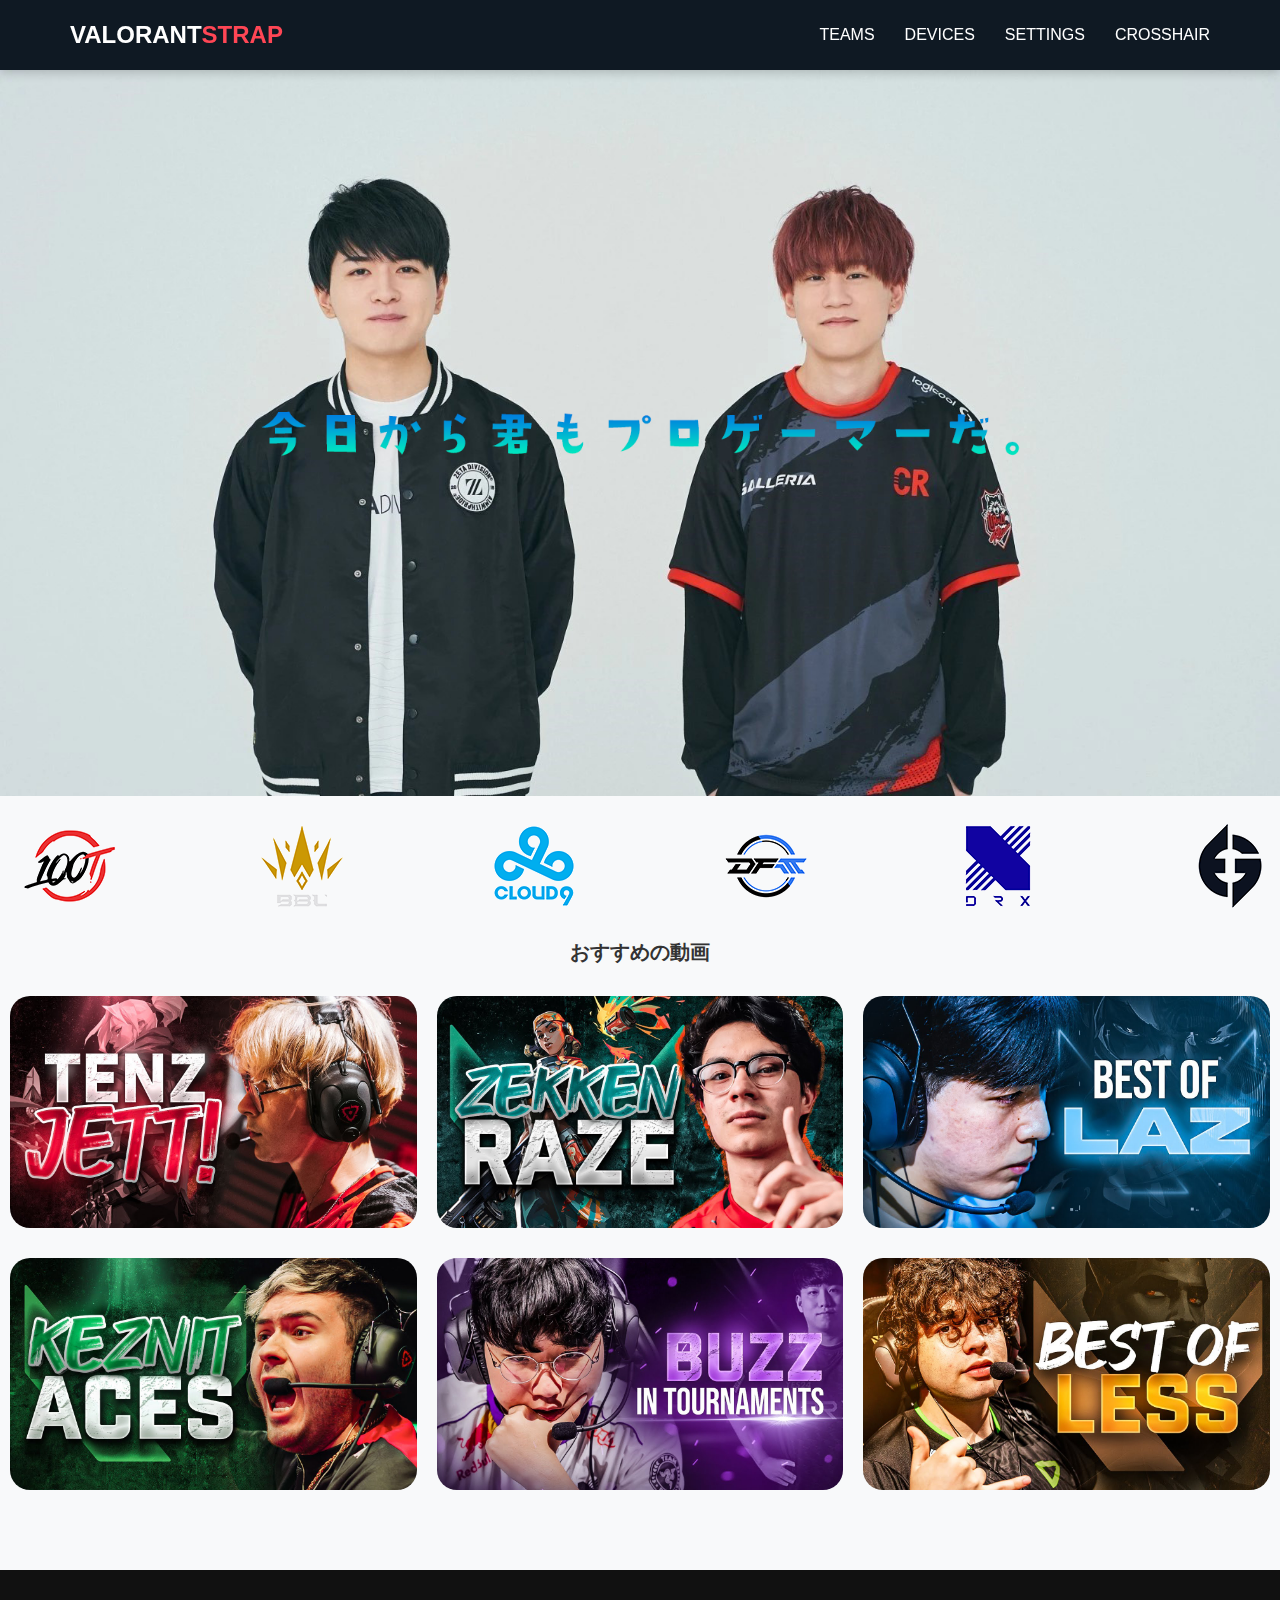
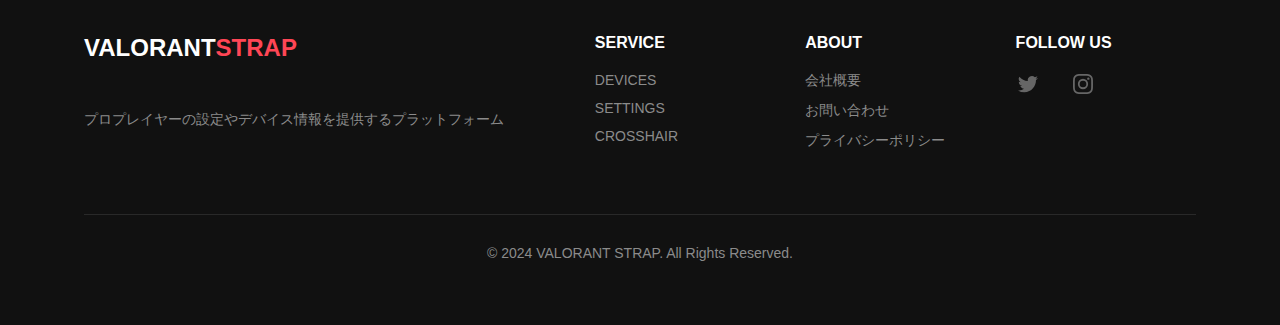
<file: index.html>
<!doctype html>
<html lang="ja">
<head>
  <meta charset="UTF-8">
  <meta name="viewport" content="width=device-width, initial-scale=1.0">
  <title>valorant strap</title>
  <link rel="stylesheet" href="css/style.css">
</head> 

<header class="header">
  <div class="header__inner">
    <div class="header__logo">
      <a href="index.html">
        <h1 class="header__logo-text">VALORANT<span>STRAP</span></h1>
      </a>
    </div>
    
    <button class="header__menu-button" aria-label="メニュー">
      <span></span>
      <span></span>
      <span></span>
    </button>

    <nav class="header__nav">
      <ul class="header__nav-list">
        <li><a href="team.html">TEAMS</a></li>
        <li><a href="device.html">DEVICES</a></li>
        <li><a href="sens.html">SETTINGS</a></li>
        <li><a href="crosshair.html">CROSSHAIR</a></li>
      </ul>
    </nav>
  </div>
</header>

<body> 

  <div class="hero-container">
    <img class="laz" src="images/laz.png" alt="Laz">
  </div>

  <div class="loop_wrap slide-paused">
    <ul class="ul scrollist">
      <li class="pic"><a href="VCT MENBER.html#100T"><img src="images/100T.png" alt=""></a></li>
      <li class="pic"><a href="VCT MENBER.html#BBL"><img src="images/BBL.png" alt=""></a></li>
      <li class="pic"><a href="VCT MENBER.html#C9"><img src="images/C9.png" alt=""></a></li>
      <li class="pic"><a href="VCT MENBER.html#DFM"><img src="images/DFM.png" alt=""></a></li>
      <li class="pic"><a href="VCT MENBER.html#DRX"><img src="images/DRX.png" alt=""></a></li>
      <li class="pic"><a href="VCT MENBER.html#EG"><img src="images/EVIL GENIUSES.png" alt=""></a></li>
      <li class="pic"><a href="VCT MENBER.html#FNATIC"><img src="images/FNATIC.png" alt=""></a></li>
      <li class="pic"><a href="VCT MENBER.html#FURIA"><img src="images/FURIA.png" alt=""></a></li>
      <li class="pic"><a href="VCT MENBER.html#FUT"><img src="images/FUT.png" alt=""></a></li>
      <li class="pic"><a href="VCT MENBER.html#GE"><img src="images/GE.png" alt=""></a></li>
      <li class="pic"><a href="VCT MENBER.html#GENG"><img src="images/GENG.png" alt=""></a></li>
      <li class="pic"><a href="VCT MENBER.html#GIANTS"><img src="images/GIANTS.png" alt=""></a></li>
      <li class="pic"><a href="VCT MENBER.html#KC"><img src="images/KC.png" alt=""></a></li>
      <li class="pic"><a href="VCT MENBER.html#KRU"><img src="images/KRU.png" alt=""></a></li>
      <li class="pic"><a href="VCT MENBER.html#PRX"><img src="images/PRX.png" alt=""></a></li>
    </ul>
    <ul class="ul scrollist">
      <li class="pic"><a href="VCT MENBER.html#LEV"><img src="images/LEV.png" alt=""></a></li>
      <li class="pic"><a href="VCT MENBER.html#KOI"><img src="images/KOI.png" alt=""></a></li>
      <li class="pic"><a href="VCT MENBER.html#RRQ"><img src="images/RRQ.png" alt=""></a></li>
      <li class="pic"><a href="VCT MENBER.html#LOUD"><img src="images/LOUD.png" alt=""></a></li>
      <li class="pic"><a href="VCT MENBER.html#NAVI"><img src="images/NAVI.png" alt=""></a></li>
      <li class="pic"><a href="VCT MENBER.html#T1"><img src="images/T1.png" alt=""></a></li>
      <li class="pic"><a href="VCT MENBER.html#MIBR"><img src="images/MIBR.png" alt=""></a></li>
      <li class="pic"><a href="VCT MENBER.html#TH"><img src="images/TH.png" alt=""></a></li>
      <li class="pic"><a href="VCT MENBER.html#TALON"><img src="images/TALON.png" alt=""></a></li>
      <li class="pic"><a href="VCT MENBER.html#NRG"><img src="images/NRG.png" alt=""></a></li>
      <li class="pic"><a href="VCT MENBER.html#TL"><img src="images/TL.png" alt=""></a></li>
      <li class="pic"><a href="VCT MENBER.html#TS"><img src="images/TS.png" alt=""></a></li>
      <li class="pic"><a href="VCT MENBER.html#SEN"><img src="images/SEN.png" alt=""></a></li>
      <li class="pic"><a href="VCT MENBER.html#TV"><img src="images/TV.png" alt=""></a></li>
      <li class="pic"><a href="VCT MENBER.html#ZETA"><img src="images/ZETA.png" alt=""></a></li>
    </ul>
    <ul class="ul scrollist">
      <li class="pic"><a href="VCT MENBER.html#100T"><img src="images/100T.png" alt=""></a></li>
      <li class="pic"><a href="VCT MENBER.html#BBL"><img src="images/BBL.png" alt=""></a></li>
      <li class="pic"><a href="VCT MENBER.html#C9"><img src="images/C9.png" alt=""></a></li>
      <li class="pic"><a href="VCT MENBER.html#DFM"><img src="images/DFM.png" alt=""></a></li>
      <li class="pic"><a href="VCT MENBER.html#DRX"><img src="images/DRX.png" alt=""></a></li>
      <li class="pic"><a href="VCT MENBER.html#EG"><img src="images/EVIL GENIUSES.png" alt=""></a></li>
      <li class="pic"><a href="VCT MENBER.html#FNATIC"><img src="images/FNATIC.png" alt=""></a></li>
      <li class="pic"><a href="VCT MENBER.html#FURIA"><img src="images/FURIA.png" alt=""></a></li>
      <li class="pic"><a href="VCT MENBER.html#FUT"><img src="images/FUT.png" alt=""></a></li>
      <li class="pic"><a href="VCT MENBER.html#GE"><img src="images/GE.png" alt=""></a></li>
      <li class="pic"><a href="VCT MENBER.html#GENG"><img src="images/GENG.png" alt=""></a></li>
      <li class="pic"><a href="VCT MENBER.html#GIANTS"><img src="images/GIANTS.png" alt=""></a></li>
      <li class="pic"><a href="VCT MENBER.html#KC"><img src="images/KC.png" alt=""></a></li>
      <li class="pic"><a href="VCT MENBER.html#KRU"><img src="images/KRU.png" alt=""></a></li>
      <li class="pic"><a href="VCT MENBER.html#PRX"><img src="images/PRX.png" alt=""></a></li>
    </ul>
    <ul class="ul scrollist">
      <li class="pic"><a href="VCT MENBER.html#LEV"><img src="images/LEV.png" alt=""></a></li>
      <li class="pic"><a href="VCT MENBER.html#KOI"><img src="images/KOI.png" alt=""></a></li>
      <li class="pic"><a href="VCT MENBER.html#RRQ"><img src="images/RRQ.png" alt=""></a></li>
      <li class="pic"><a href="VCT MENBER.html#LOUD"><img src="images/LOUD.png" alt=""></a></li>
      <li class="pic"><a href="VCT MENBER.html#NAVI"><img src="images/NAVI.png" alt=""></a></li>
      <li class="pic"><a href="VCT MENBER.html#T1"><img src="images/T1.png" alt=""></a></li>
      <li class="pic"><a href="VCT MENBER.html#MIBR"><img src="images/MIBR.png" alt=""></a></li>
      <li class="pic"><a href="VCT MENBER.html#TH"><img src="images/TH.png" alt=""></a></li>
      <li class="pic"><a href="VCT MENBER.html#TALON"><img src="images/TALON.png" alt=""></a></li>
      <li class="pic"><a href="VCT MENBER.html#NRG"><img src="images/NRG.png" alt=""></a></li>
      <li class="pic"><a href="VCT MENBER.html#TL"><img src="images/TL.png" alt=""></a></li>
      <li class="pic"><a href="VCT MENBER.html#TS"><img src="images/TS.png" alt=""></a></li>
      <li class="pic"><a href="VCT MENBER.html#SEN"><img src="images/SEN.png" alt=""></a></li>
      <li class="pic"><a href="VCT MENBER.html#TV"><img src="images/TV.png" alt=""></a></li>
      <li class="pic"><a href="VCT MENBER.html#ZETA"><img src="images/ZETA.png" alt=""></a></li>
    </ul>
    </div>
  
    <h1 class="osusume">おすすめの動画</h1>

  <div id="laz">
   <ul class="rist">
     <li class="mainli"><a href="https://www.youtube.com/watch?v=AIx64hvswPo&t=22s"><img src="images/tenzclip.jpg" class="lisrc" width="450" height="270" alt=""></a></li>
     <li class="mainli"><a href="https://www.youtube.com/watch?v=7mehdIaQYoo"><img src="images/zekkenclip.jpg" class="lisrc" width="450" height="270" alt=""></a></li>
     <li class="mainli"><a href="https://www.youtube.com/watch?v=6YqIWs_iBjg&t=3s"><img src="images/lazclip.jpg" class="lisrc" width="450" height="270" alt=""></a></li>
     <li class="mainli"><a href="https://www.youtube.com/watch?v=tdJ4dmPUm94&t=31s"><img src="images/keznitclip.jpg" class="lisrc" width="450" height="270" alt=""></a></li>
     <li class="mainli"><a href="https://www.youtube.com/watch?v=Qx-pkXmu6EU&t=27s"><img src="images/buzzclip.jpg" class="lisrc" width="450" height="270" alt=""></a></li>
     <li class="mainli"><a href="https://www.youtube.com/watch?v=fbiomGbXaZ4&t=40s"><img src="images/lessclip.jpg" class="lisrc" width="450" height="270" alt=""></a></li>
  </ul>
  </div>
  
  <footer class="footer">
    <div class="footer__inner">
      <div class="footer__main">
        <div class="footer__brand">
          <h2 class="footer__logo">VALORANT<span>STRAP</span></h2>
          <p class="footer__description">プロプレイヤーの設定やデバイス情報を提供するプラットフォーム</p>
        </div>
        
        <div class="footer__links">
          <div class="footer__section">
            <h3 class="footer__heading">SERVICE</h3>
            <ul class="footer__list">
              <li><a href="DEVICE.html">DEVICES</a></li>
              <li><a href="sens.html">SETTINGS</a></li>
              <li><a href="crosshair.html">CROSSHAIR</a></li>
            </ul>
          </div>
          
          <div class="footer__section">
            <h3 class="footer__heading">ABOUT</h3>
            <ul class="footer__list">
              <li><a href="#">会社概要</a></li>
              <li><a href="#">お問い合わせ</a></li>
              <li><a href="#">プライバシーポリシー</a></li>
            </ul>
          </div>
          
          <div class="footer__section">
            <h3 class="footer__heading">FOLLOW US</h3>
            <div class="footer__social">
              <a href="#" class="footer__social-link">
                <svg class="footer__social-icon" fill="currentColor" viewBox="0 0 24 24" aria-hidden="true">
                  <path d="M8.29 20.251c7.547 0 11.675-6.253 11.675-11.675 0-.178 0-.355-.012-.53A8.348 8.348 0 0022 5.92a8.19 8.19 0 01-2.357.646 4.118 4.118 0 001.804-2.27 8.224 8.224 0 01-2.605.996 4.107 4.107 0 00-6.993 3.743 11.65 11.65 0 01-8.457-4.287 4.106 4.106 0 001.27 5.477A4.072 4.072 0 012.8 9.713v.052a4.105 4.105 0 003.292 4.022 4.095 4.095 0 01-1.853.07 4.108 4.108 0 003.834 2.85A8.233 8.233 0 012 18.407a11.616 11.616 0 006.29 1.84"/>
                </svg>
              </a>
              <a href="#" class="footer__social-link">
                <svg class="footer__social-icon" fill="currentColor" viewBox="0 0 24 24" aria-hidden="true">
                  <path fill-rule="evenodd" d="M12.315 2c2.43 0 2.784.013 3.808.06 1.064.049 1.791.218 2.427.465a4.902 4.902 0 011.772 1.153 4.902 4.902 0 011.153 1.772c.247.636.416 1.363.465 2.427.048 1.067.06 1.407.06 4.123v.08c0 2.643-.012 2.987-.06 4.043-.049 1.064-.218 1.791-.465 2.427a4.902 4.902 0 01-1.153 1.772 4.902 4.902 0 01-1.772 1.153c-.636.247-1.363.416-2.427.465-1.067.048-1.407.06-4.123.06h-.08c-2.643 0-2.987-.012-4.043-.06-1.064-.049-1.791-.218-2.427-.465a4.902 4.902 0 01-1.772-1.153 4.902 4.902 0 01-1.153-1.772c-.247-.636-.416-1.363-.465-2.427-.047-1.024-.06-1.379-.06-3.808v-.63c0-2.43.013-2.784.06-3.808.049-1.064.218-1.791.465-2.427a4.902 4.902 0 011.153-1.772A4.902 4.902 0 015.45 2.525c.636-.247 1.363-.416 2.427-.465C8.901 2.013 9.256 2 11.685 2h.63zm-.081 1.802h-.468c-2.456 0-2.784.011-3.807.058-.975.045-1.504.207-1.857.344-.467.182-.8.398-1.15.748-.35.35-.566.683-.748 1.15-.137.353-.3.882-.344 1.857-.047 1.023-.058 1.351-.058 3.807v.468c0 2.456.011 2.784.058 3.807.045.975.207 1.504.344 1.857.182.466.399.8.748 1.15.35.35.683.566 1.15.748.353.137.882.3 1.857.344 1.054.048 1.37.058 4.041.058h.08c2.597 0 2.917-.01 3.96-.058.976-.045 1.505-.207 1.858-.344.466-.182.8-.398 1.15-.748.35-.35.566-.683.748-1.15.137-.353.3-.882.344-1.857.048-1.055.058-1.37.058-4.041v-.08c0-2.597-.01-2.917-.058-3.96-.045-.976-.207-1.505-.344-1.858a3.097 3.097 0 00-.748-1.15 3.098 3.098 0 00-1.15-.748c-.353-.137-.882-.3-1.857-.344-1.023-.047-1.351-.058-3.807-.058zM12 6.865a5.135 5.135 0 110 10.27 5.135 5.135 0 010-10.27zm0 1.802a3.333 3.333 0 100 6.666 3.333 3.333 0 000-6.666zm5.338-3.205a1.2 1.2 0 110 2.4 1.2 1.2 0 010-2.4z" clip-rule="evenodd"/>
                </svg>
              </a>
            </div>
          </div>
        </div>
      </div>
      
      <div class="footer__bottom">
        <p class="footer__copyright">© 2024 VALORANT STRAP. All Rights Reserved.</p>
      </div>
    </div>
  </footer>

<script src="https://code.jquery.com/jquery-3.4.1.min.js" integrity="sha256-CSXorXvZcTkaix6Yvo6HppcZGetbYMGWSFlBw8HfCJo="  crossorigin="anonymous"></script>
<script src="js/main.js"></script>
</body>
</html>
</file>
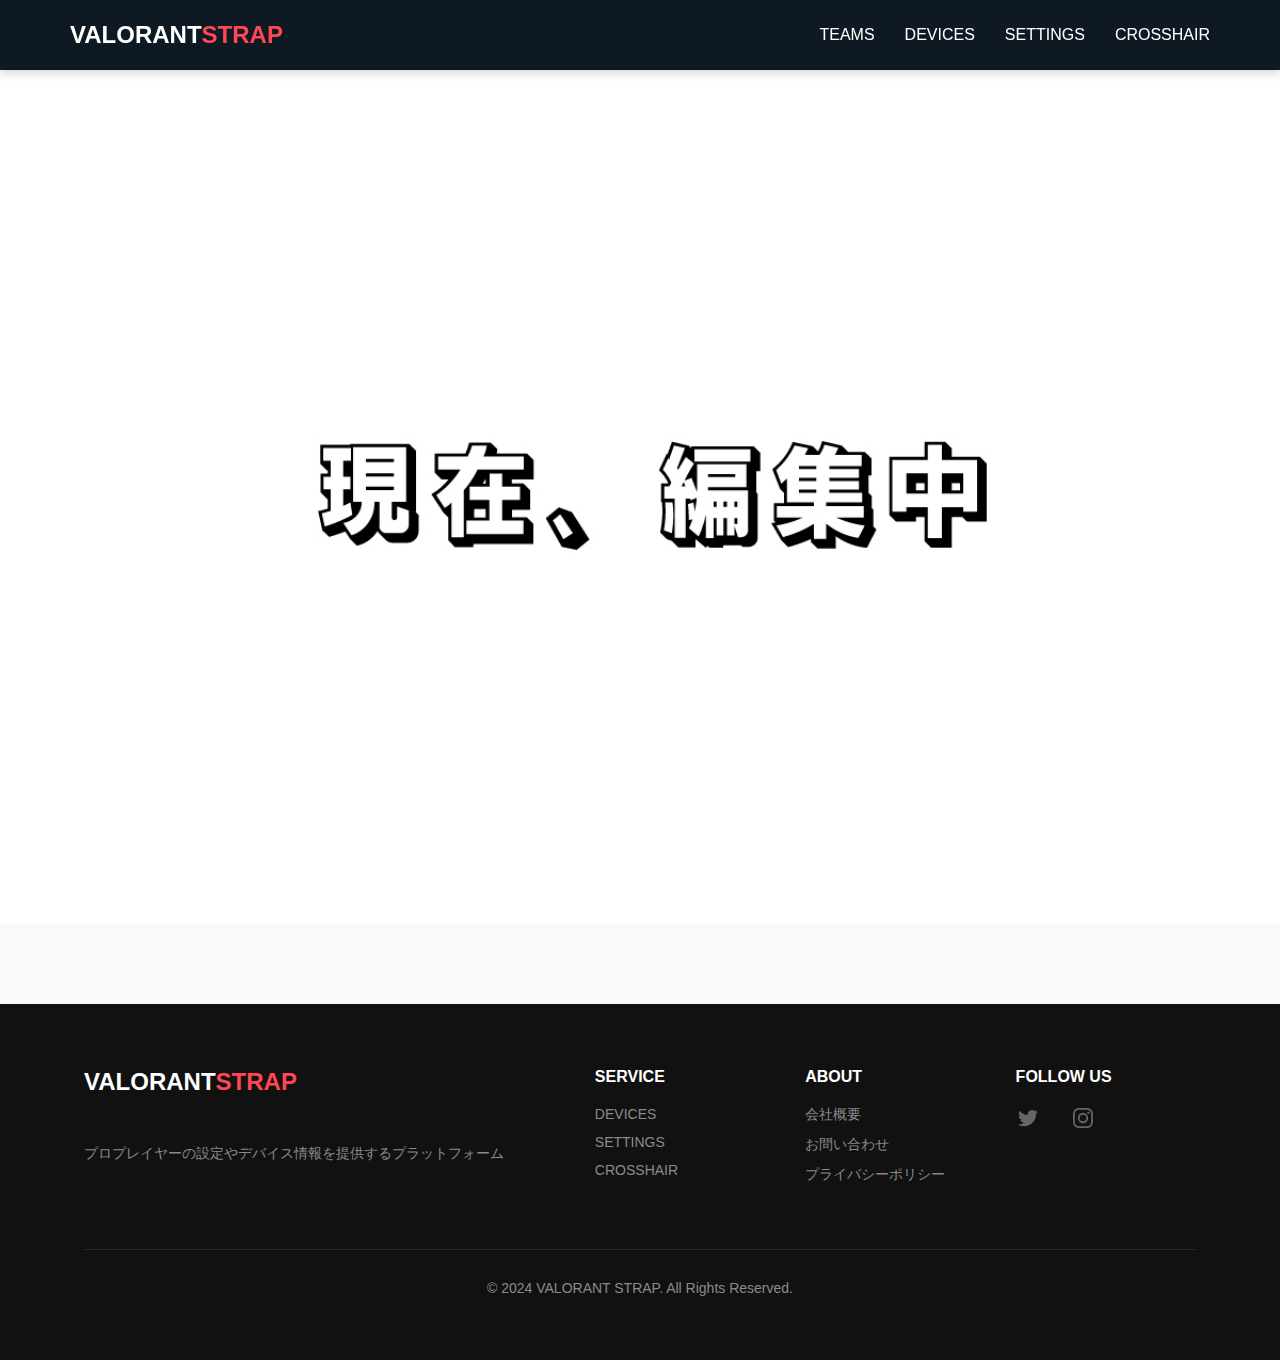
<file: crosshair.html>
<!doctype html>
<html lang="ja">
<head>
  <meta charset="UTF-8">
  <meta name="viewport" content="width=device-width, initial-scale=1.0">
  <title>valorant strap</title>
  <link rel="stylesheet" href="css/style.css">
</head> 

<header class="header">
  <div class="header__inner">
    <div class="header__logo">
      <a href="index.html">
        <h1 class="header__logo-text">VALORANT<span>STRAP</span></h1>
      </a>
    </div>
    
    <button class="header__menu-button" aria-label="メニュー">
      <span></span>
      <span></span>
      <span></span>
    </button>

    <nav class="header__nav">
      <ul class="header__nav-list">
        <li><a href="team.html">TEAMS</a></li>
        <li><a href="device.html">DEVICES</a></li>
        <li><a href="sens.html">SETTINGS</a></li>
        <li><a href="crosshair.html">CROSSHAIR</a></li>
      </ul>
    </nav>
  </div>
</header>


<img class="laz" src="images/アートボード 1hensyu.jpg" width="100%" height="100%" auto alt="Laz"> 


<footer class="footer">
  <div class="footer__inner">
    <div class="footer__main">
      <div class="footer__brand">
        <h2 class="footer__logo">VALORANT<span>STRAP</span></h2>
        <p class="footer__description">プロプレイヤーの設定やデバイス情報を提供するプラットフォーム</p>
      </div>
      
      <div class="footer__links">
        <div class="footer__section">
          <h3 class="footer__heading">SERVICE</h3>
          <ul class="footer__list">
            <li><a href="DEVICE.html">DEVICES</a></li>
            <li><a href="sens.html">SETTINGS</a></li>
            <li><a href="crosshair.html">CROSSHAIR</a></li>
          </ul>
        </div>
        
        <div class="footer__section">
          <h3 class="footer__heading">ABOUT</h3>
          <ul class="footer__list">
            <li><a href="#">会社概要</a></li>
            <li><a href="#">お問い合わせ</a></li>
            <li><a href="#">プライバシーポリシー</a></li>
          </ul>
        </div>
        
        <div class="footer__section">
          <h3 class="footer__heading">FOLLOW US</h3>
          <div class="footer__social">
            <a href="#" class="footer__social-link">
              <svg class="footer__social-icon" fill="currentColor" viewBox="0 0 24 24" aria-hidden="true">
                <path d="M8.29 20.251c7.547 0 11.675-6.253 11.675-11.675 0-.178 0-.355-.012-.53A8.348 8.348 0 0022 5.92a8.19 8.19 0 01-2.357.646 4.118 4.118 0 001.804-2.27 8.224 8.224 0 01-2.605.996 4.107 4.107 0 00-6.993 3.743 11.65 11.65 0 01-8.457-4.287 4.106 4.106 0 001.27 5.477A4.072 4.072 0 012.8 9.713v.052a4.105 4.105 0 003.292 4.022 4.095 4.095 0 01-1.853.07 4.108 4.108 0 003.834 2.85A8.233 8.233 0 012 18.407a11.616 11.616 0 006.29 1.84"/>
              </svg>
            </a>
            <a href="#" class="footer__social-link">
              <svg class="footer__social-icon" fill="currentColor" viewBox="0 0 24 24" aria-hidden="true">
                <path fill-rule="evenodd" d="M12.315 2c2.43 0 2.784.013 3.808.06 1.064.049 1.791.218 2.427.465a4.902 4.902 0 011.772 1.153 4.902 4.902 0 011.153 1.772c.247.636.416 1.363.465 2.427.048 1.067.06 1.407.06 4.123v.08c0 2.643-.012 2.987-.06 4.043-.049 1.064-.218 1.791-.465 2.427a4.902 4.902 0 01-1.153 1.772 4.902 4.902 0 01-1.772 1.153c-.636.247-1.363.416-2.427.465-1.067.048-1.407.06-4.123.06h-.08c-2.643 0-2.987-.012-4.043-.06-1.064-.049-1.791-.218-2.427-.465a4.902 4.902 0 01-1.772-1.153 4.902 4.902 0 01-1.153-1.772c-.247-.636-.416-1.363-.465-2.427-.047-1.024-.06-1.379-.06-3.808v-.63c0-2.43.013-2.784.06-3.808.049-1.064.218-1.791.465-2.427a4.902 4.902 0 011.153-1.772A4.902 4.902 0 015.45 2.525c.636-.247 1.363-.416 2.427-.465C8.901 2.013 9.256 2 11.685 2h.63zm-.081 1.802h-.468c-2.456 0-2.784.011-3.807.058-.975.045-1.504.207-1.857.344-.467.182-.8.398-1.15.748-.35.35-.566.683-.748 1.15-.137.353-.3.882-.344 1.857-.047 1.023-.058 1.351-.058 3.807v.468c0 2.456.011 2.784.058 3.807.045.975.207 1.504.344 1.857.182.466.399.8.748 1.15.35.35.683.566 1.15.748.353.137.882.3 1.857.344 1.054.048 1.37.058 4.041.058h.08c2.597 0 2.917-.01 3.96-.058.976-.045 1.505-.207 1.858-.344.466-.182.8-.398 1.15-.748.35-.35.566-.683.748-1.15.137-.353.3-.882.344-1.857.048-1.055.058-1.37.058-4.041v-.08c0-2.597-.01-2.917-.058-3.96-.045-.976-.207-1.505-.344-1.858a3.097 3.097 0 00-.748-1.15 3.098 3.098 0 00-1.15-.748c-.353-.137-.882-.3-1.857-.344-1.023-.047-1.351-.058-3.807-.058zM12 6.865a5.135 5.135 0 110 10.27 5.135 5.135 0 010-10.27zm0 1.802a3.333 3.333 0 100 6.666 3.333 3.333 0 000-6.666zm5.338-3.205a1.2 1.2 0 110 2.4 1.2 1.2 0 010-2.4z" clip-rule="evenodd"/>
              </svg>
            </a>
          </div>
        </div>
      </div>
    </div>
    
    <div class="footer__bottom">
      <p class="footer__copyright">© 2024 VALORANT STRAP. All Rights Reserved.</p>
    </div>
  </div>
</footer>

<script src="https://code.jquery.com/jquery-3.4.1.min.js" integrity="sha256-CSXorXvZcTkaix6Yvo6HppcZGetbYMGWSFlBw8HfCJo="  crossorigin="anonymous"></script>
<script src="js/main.js"></script>
</body>
</html>
</file>
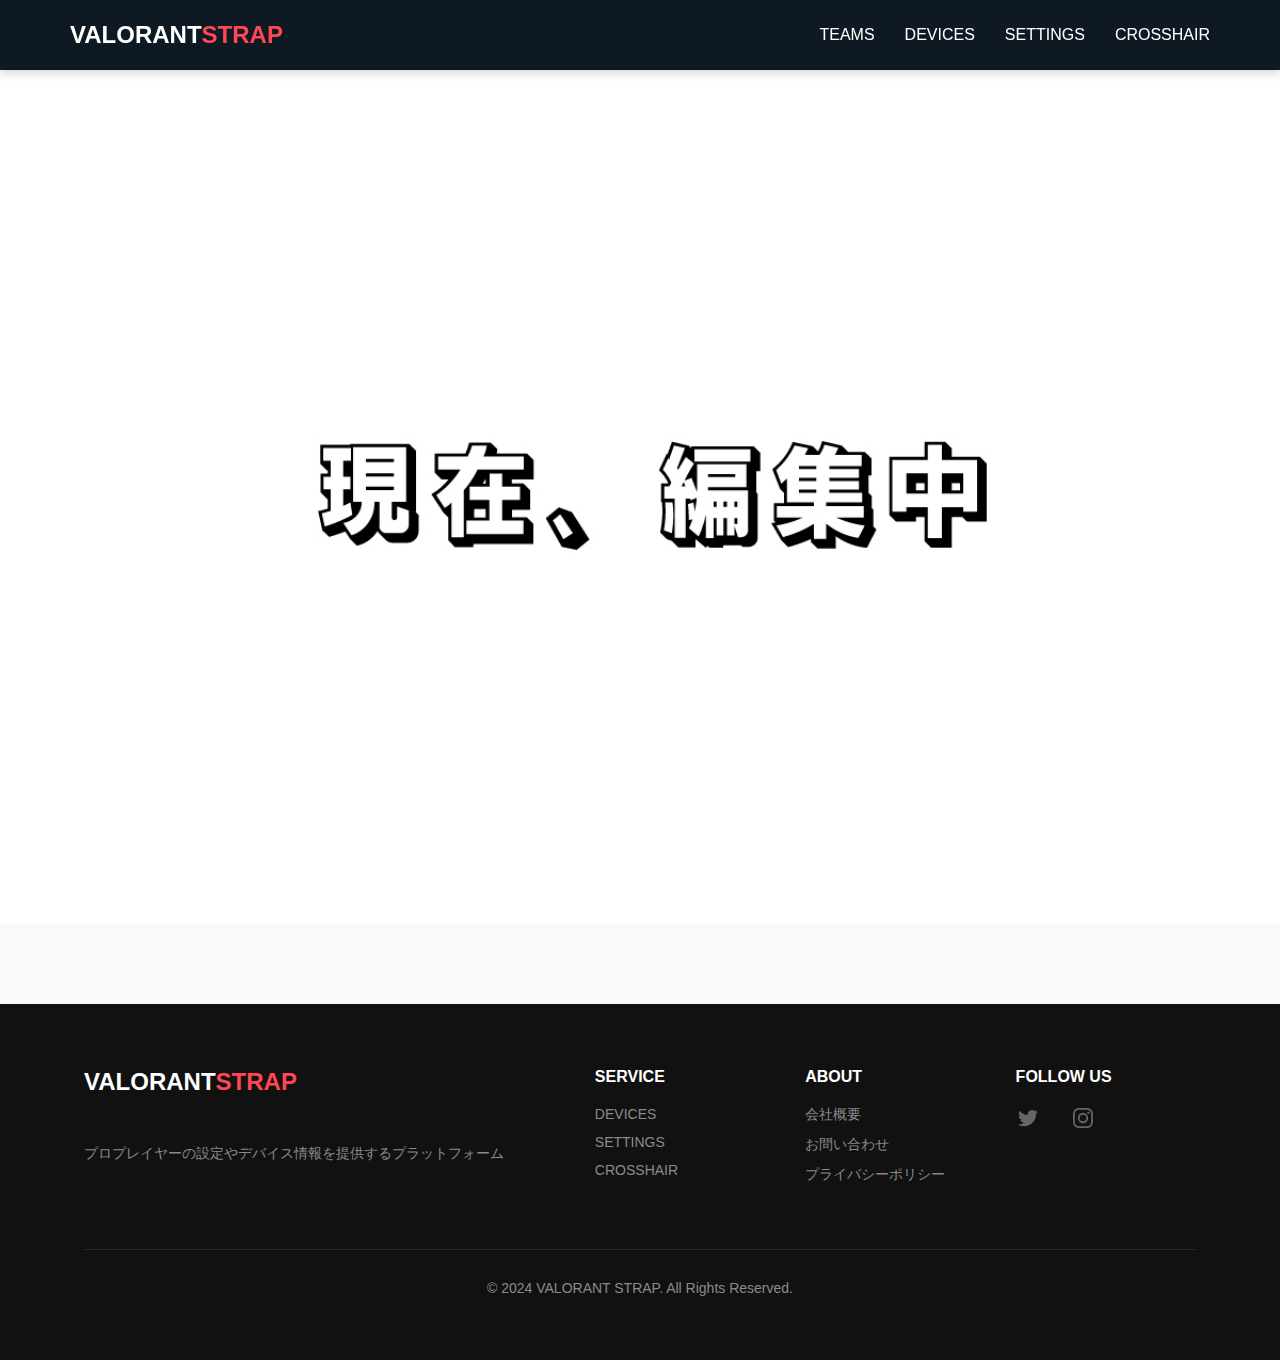
<file: DEVICE.html>
<!doctype html>
<html lang="ja">
<head>
  <meta charset="UTF-8">
  <meta name="viewport" content="width=device-width, initial-scale=1.0">
  <title>valorant strap</title>
  <link rel="stylesheet" href="css/style.css">
</head> 

<header class="header">
  <div class="header__inner">
    <div class="header__logo">
      <a href="index.html">
        <h1 class="header__logo-text">VALORANT<span>STRAP</span></h1>
      </a>
    </div>
    
    <button class="header__menu-button" aria-label="メニュー">
      <span></span>
      <span></span>
      <span></span>
    </button>

    <nav class="header__nav">
      <ul class="header__nav-list">
        <li><a href="team.html">TEAMS</a></li>
        <li><a href="device.html">DEVICES</a></li>
        <li><a href="sens.html">SETTINGS</a></li>
        <li><a href="crosshair.html">CROSSHAIR</a></li>
      </ul>
    </nav>
  </div>
</header>

<body> 
<img class="laz" src="images/アートボード 1hensyu.jpg" width="100%" height="100%" auto alt="Laz">
</body>

<footer class="footer">
  <div class="footer__inner">
    <div class="footer__main">
      <div class="footer__brand">
        <h2 class="footer__logo">VALORANT<span>STRAP</span></h2>
        <p class="footer__description">プロプレイヤーの設定やデバイス情報を提供するプラットフォーム</p>
      </div>
      
      <div class="footer__links">
        <div class="footer__section">
          <h3 class="footer__heading">SERVICE</h3>
          <ul class="footer__list">
            <li><a href="DEVICE.html">DEVICES</a></li>
            <li><a href="sens.html">SETTINGS</a></li>
            <li><a href="crosshair.html">CROSSHAIR</a></li>
          </ul>
        </div>
        
        <div class="footer__section">
          <h3 class="footer__heading">ABOUT</h3>
          <ul class="footer__list">
            <li><a href="#">会社概要</a></li>
            <li><a href="#">お問い合わせ</a></li>
            <li><a href="#">プライバシーポリシー</a></li>
          </ul>
        </div>
        
        <div class="footer__section">
          <h3 class="footer__heading">FOLLOW US</h3>
          <div class="footer__social">
            <a href="#" class="footer__social-link">
              <svg class="footer__social-icon" fill="currentColor" viewBox="0 0 24 24" aria-hidden="true">
                <path d="M8.29 20.251c7.547 0 11.675-6.253 11.675-11.675 0-.178 0-.355-.012-.53A8.348 8.348 0 0022 5.92a8.19 8.19 0 01-2.357.646 4.118 4.118 0 001.804-2.27 8.224 8.224 0 01-2.605.996 4.107 4.107 0 00-6.993 3.743 11.65 11.65 0 01-8.457-4.287 4.106 4.106 0 001.27 5.477A4.072 4.072 0 012.8 9.713v.052a4.105 4.105 0 003.292 4.022 4.095 4.095 0 01-1.853.07 4.108 4.108 0 003.834 2.85A8.233 8.233 0 012 18.407a11.616 11.616 0 006.29 1.84"/>
              </svg>
            </a>
            <a href="#" class="footer__social-link">
              <svg class="footer__social-icon" fill="currentColor" viewBox="0 0 24 24" aria-hidden="true">
                <path fill-rule="evenodd" d="M12.315 2c2.43 0 2.784.013 3.808.06 1.064.049 1.791.218 2.427.465a4.902 4.902 0 011.772 1.153 4.902 4.902 0 011.153 1.772c.247.636.416 1.363.465 2.427.048 1.067.06 1.407.06 4.123v.08c0 2.643-.012 2.987-.06 4.043-.049 1.064-.218 1.791-.465 2.427a4.902 4.902 0 01-1.153 1.772 4.902 4.902 0 01-1.772 1.153c-.636.247-1.363.416-2.427.465-1.067.048-1.407.06-4.123.06h-.08c-2.643 0-2.987-.012-4.043-.06-1.064-.049-1.791-.218-2.427-.465a4.902 4.902 0 01-1.772-1.153 4.902 4.902 0 01-1.153-1.772c-.247-.636-.416-1.363-.465-2.427-.047-1.024-.06-1.379-.06-3.808v-.63c0-2.43.013-2.784.06-3.808.049-1.064.218-1.791.465-2.427a4.902 4.902 0 011.153-1.772A4.902 4.902 0 015.45 2.525c.636-.247 1.363-.416 2.427-.465C8.901 2.013 9.256 2 11.685 2h.63zm-.081 1.802h-.468c-2.456 0-2.784.011-3.807.058-.975.045-1.504.207-1.857.344-.467.182-.8.398-1.15.748-.35.35-.566.683-.748 1.15-.137.353-.3.882-.344 1.857-.047 1.023-.058 1.351-.058 3.807v.468c0 2.456.011 2.784.058 3.807.045.975.207 1.504.344 1.857.182.466.399.8.748 1.15.35.35.683.566 1.15.748.353.137.882.3 1.857.344 1.054.048 1.37.058 4.041.058h.08c2.597 0 2.917-.01 3.96-.058.976-.045 1.505-.207 1.858-.344.466-.182.8-.398 1.15-.748.35-.35.566-.683.748-1.15.137-.353.3-.882.344-1.857.048-1.055.058-1.37.058-4.041v-.08c0-2.597-.01-2.917-.058-3.96-.045-.976-.207-1.505-.344-1.858a3.097 3.097 0 00-.748-1.15 3.098 3.098 0 00-1.15-.748c-.353-.137-.882-.3-1.857-.344-1.023-.047-1.351-.058-3.807-.058zM12 6.865a5.135 5.135 0 110 10.27 5.135 5.135 0 010-10.27zm0 1.802a3.333 3.333 0 100 6.666 3.333 3.333 0 000-6.666zm5.338-3.205a1.2 1.2 0 110 2.4 1.2 1.2 0 010-2.4z" clip-rule="evenodd"/>
              </svg>
            </a>
          </div>
        </div>
      </div>
    </div>
    
    <div class="footer__bottom">
      <p class="footer__copyright">© 2024 VALORANT STRAP. All Rights Reserved.</p>
    </div>
  </div>
</footer>

<script src="https://code.jquery.com/jquery-3.4.1.min.js" integrity="sha256-CSXorXvZcTkaix6Yvo6HppcZGetbYMGWSFlBw8HfCJo="  crossorigin="anonymous"></script>
<script src="js/main.js"></script>
</body>
</html>
</file>
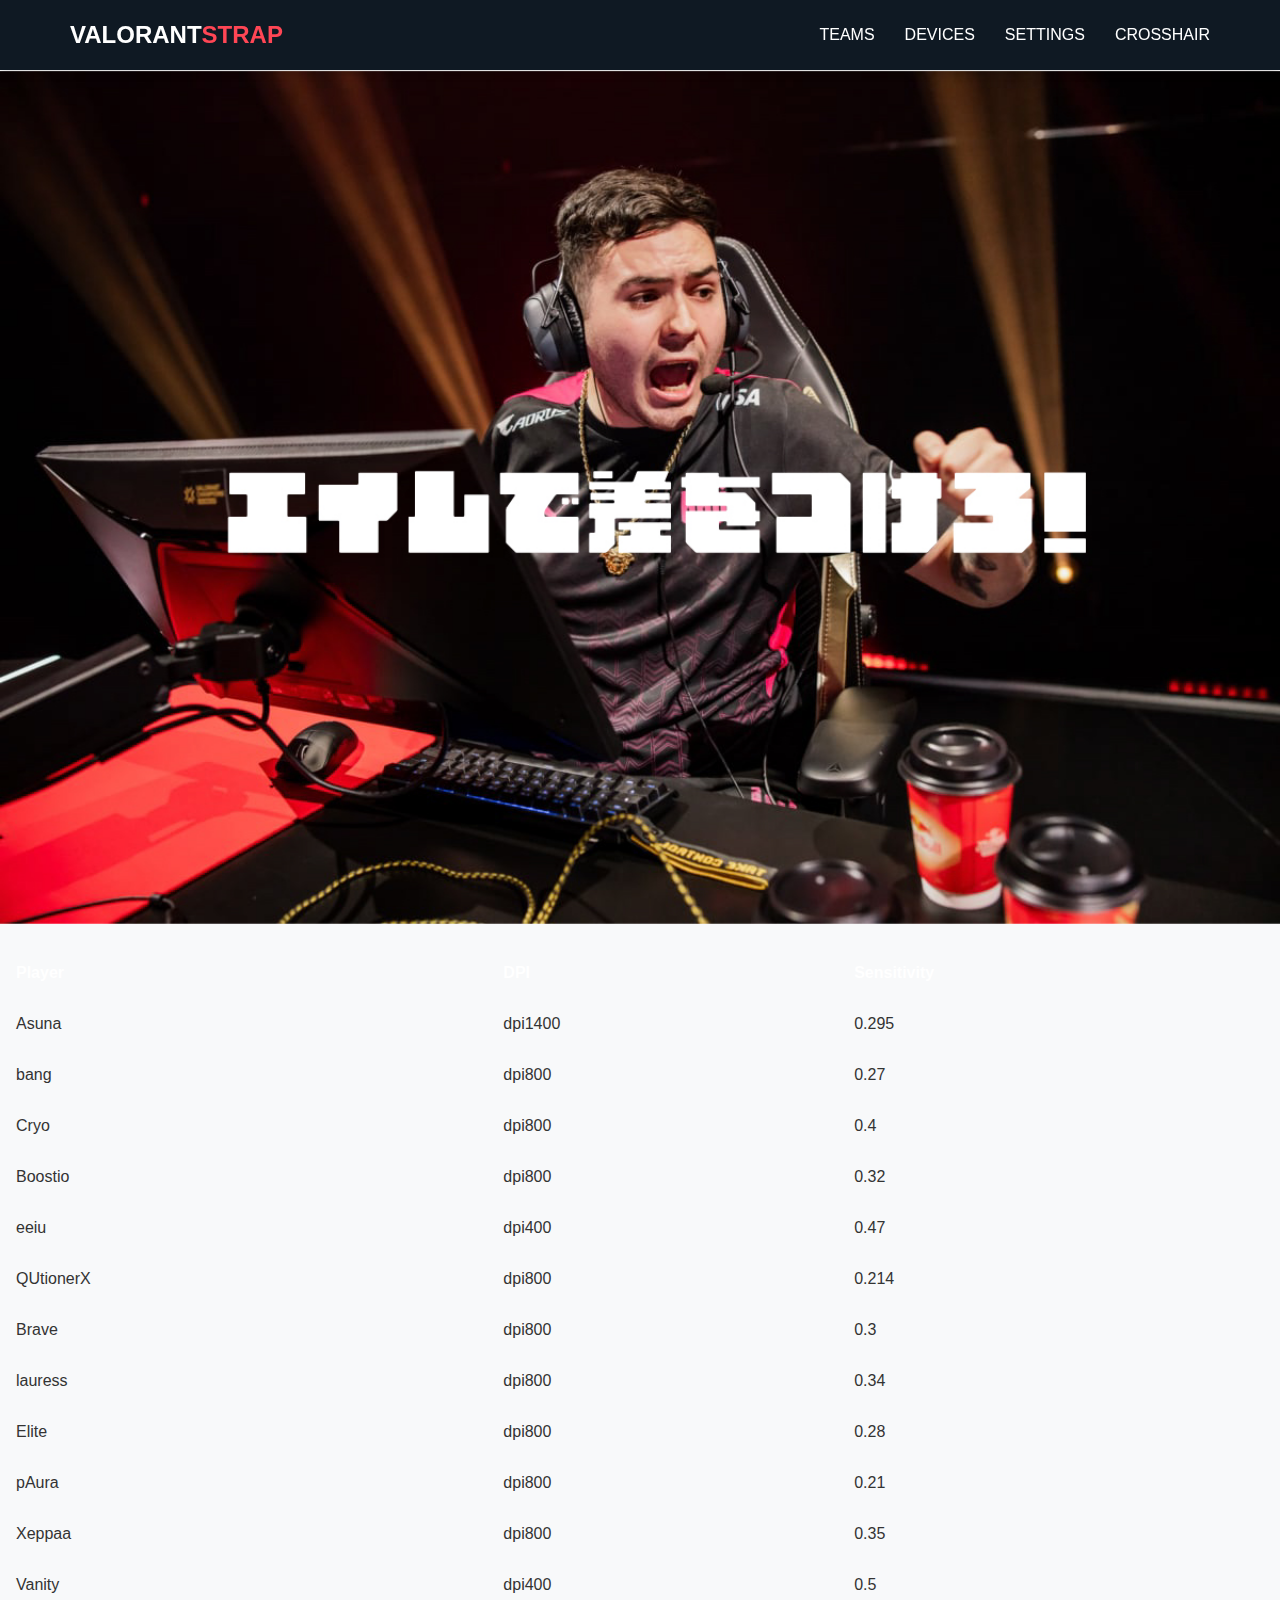
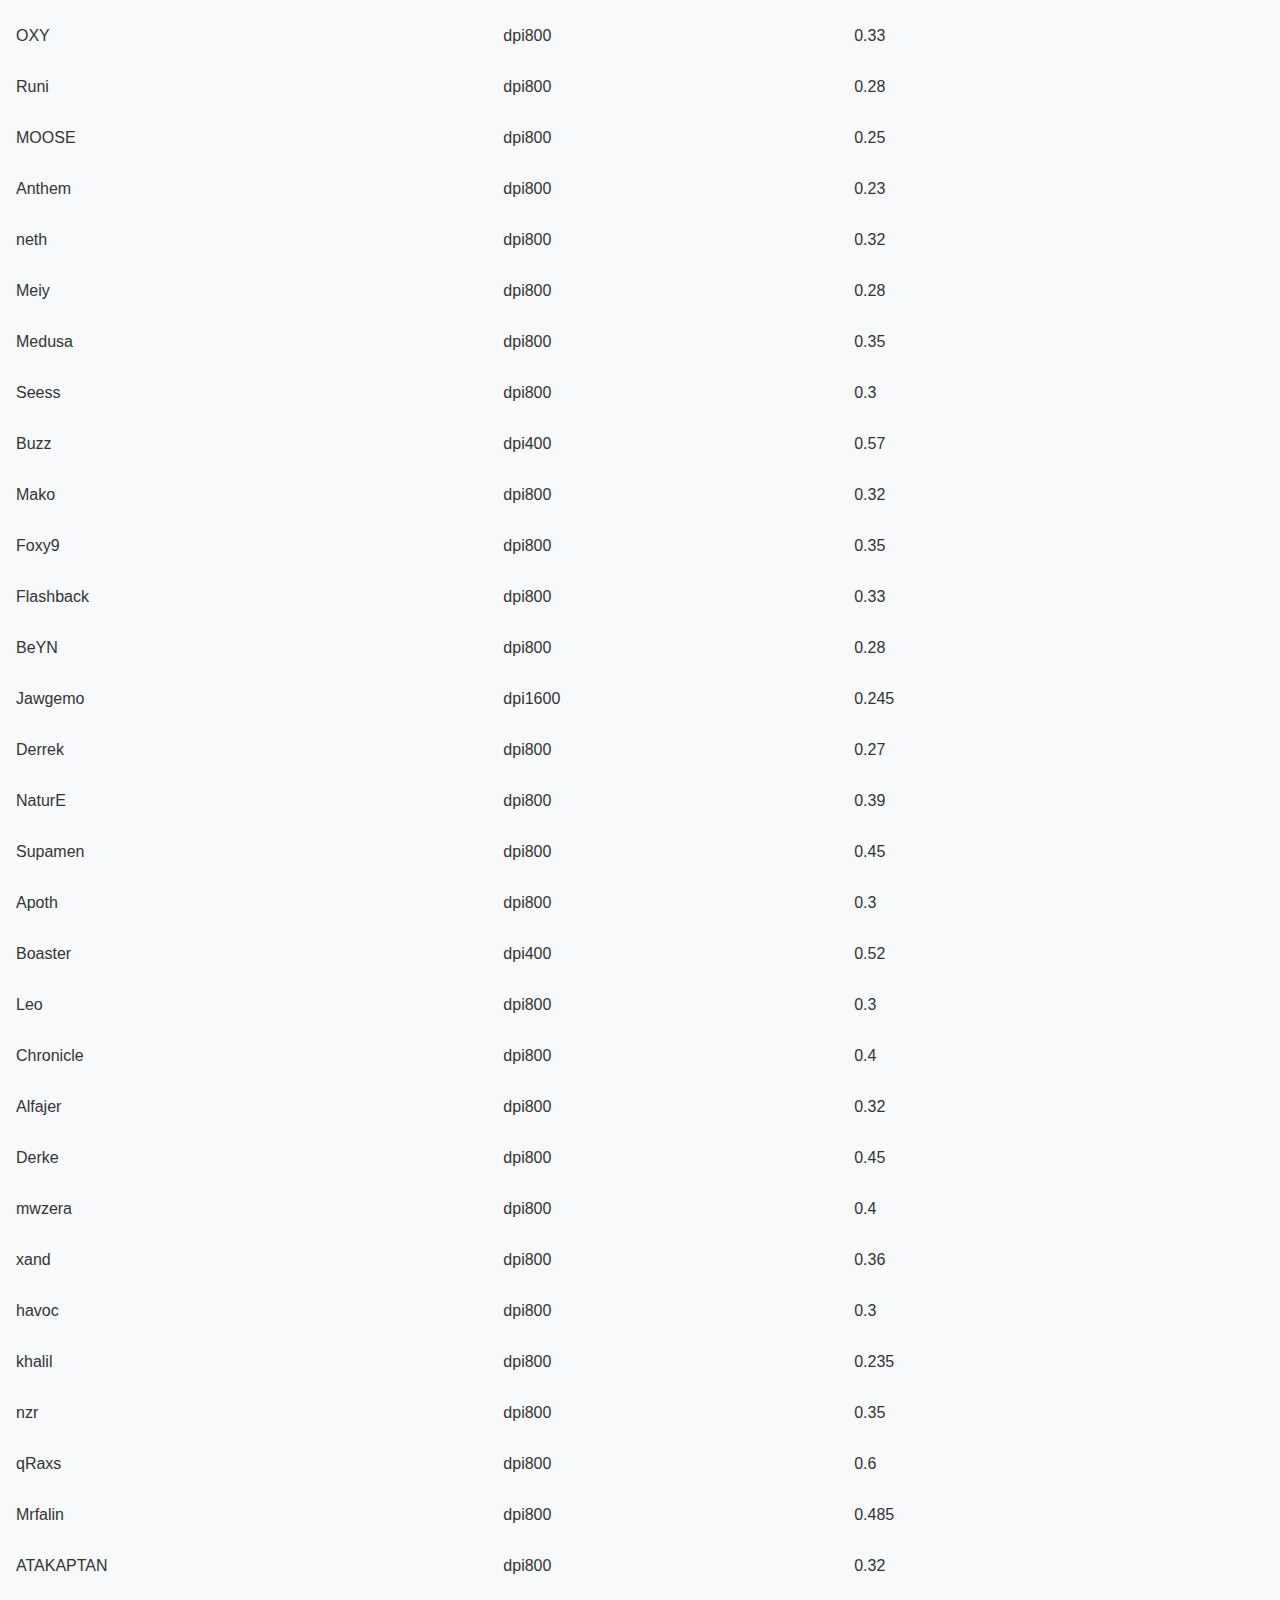
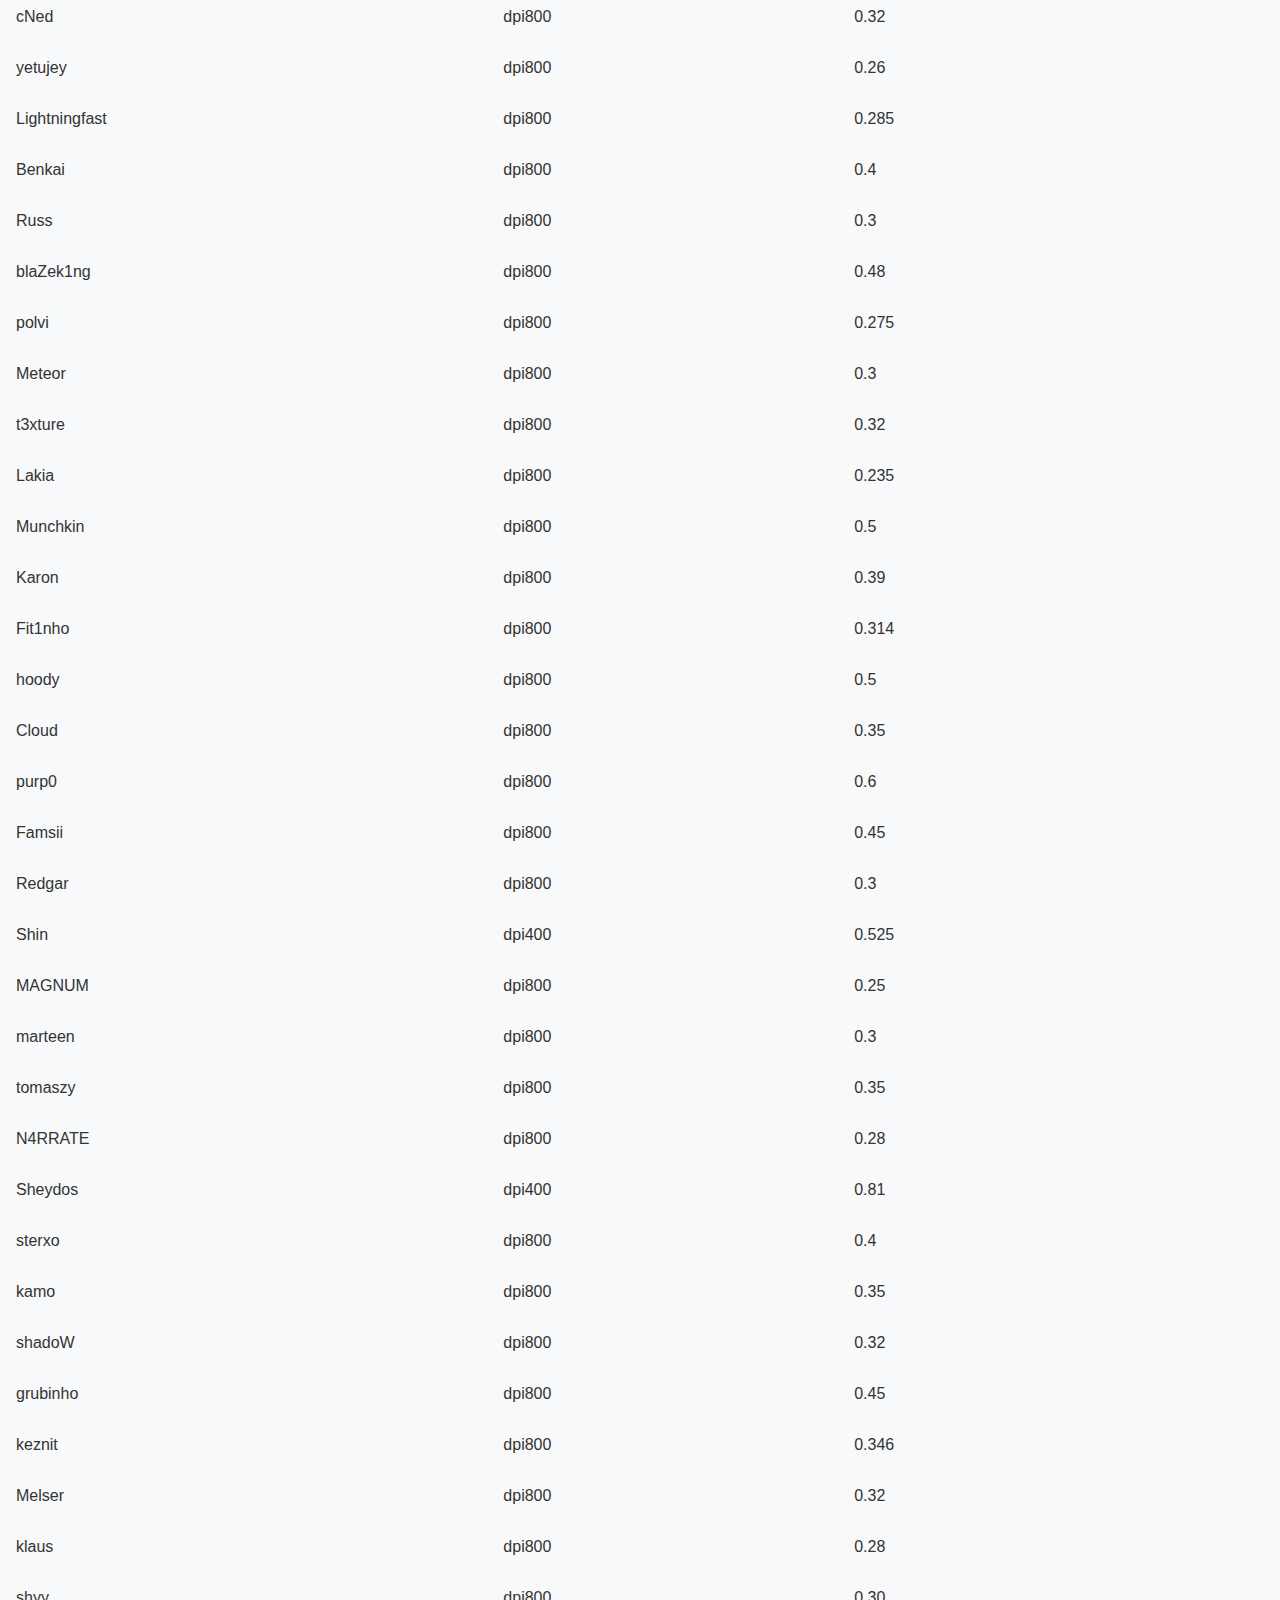
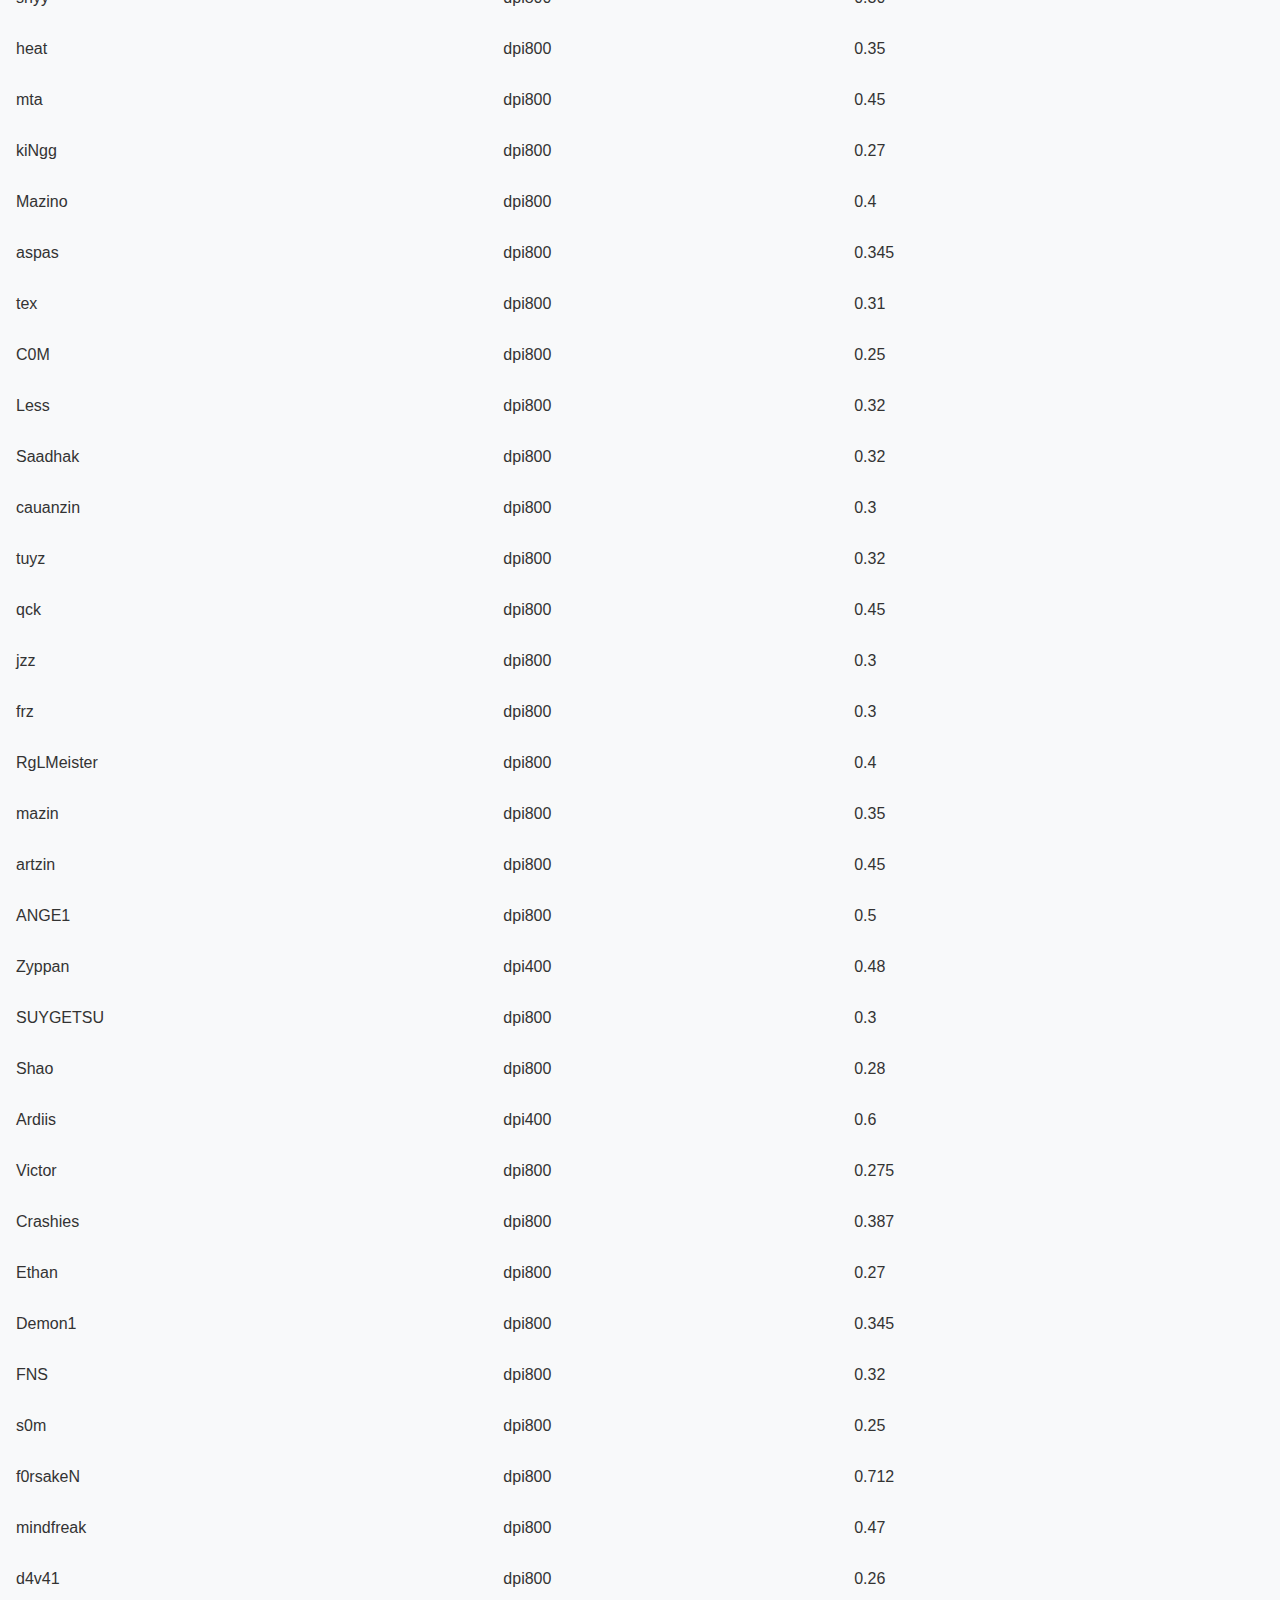
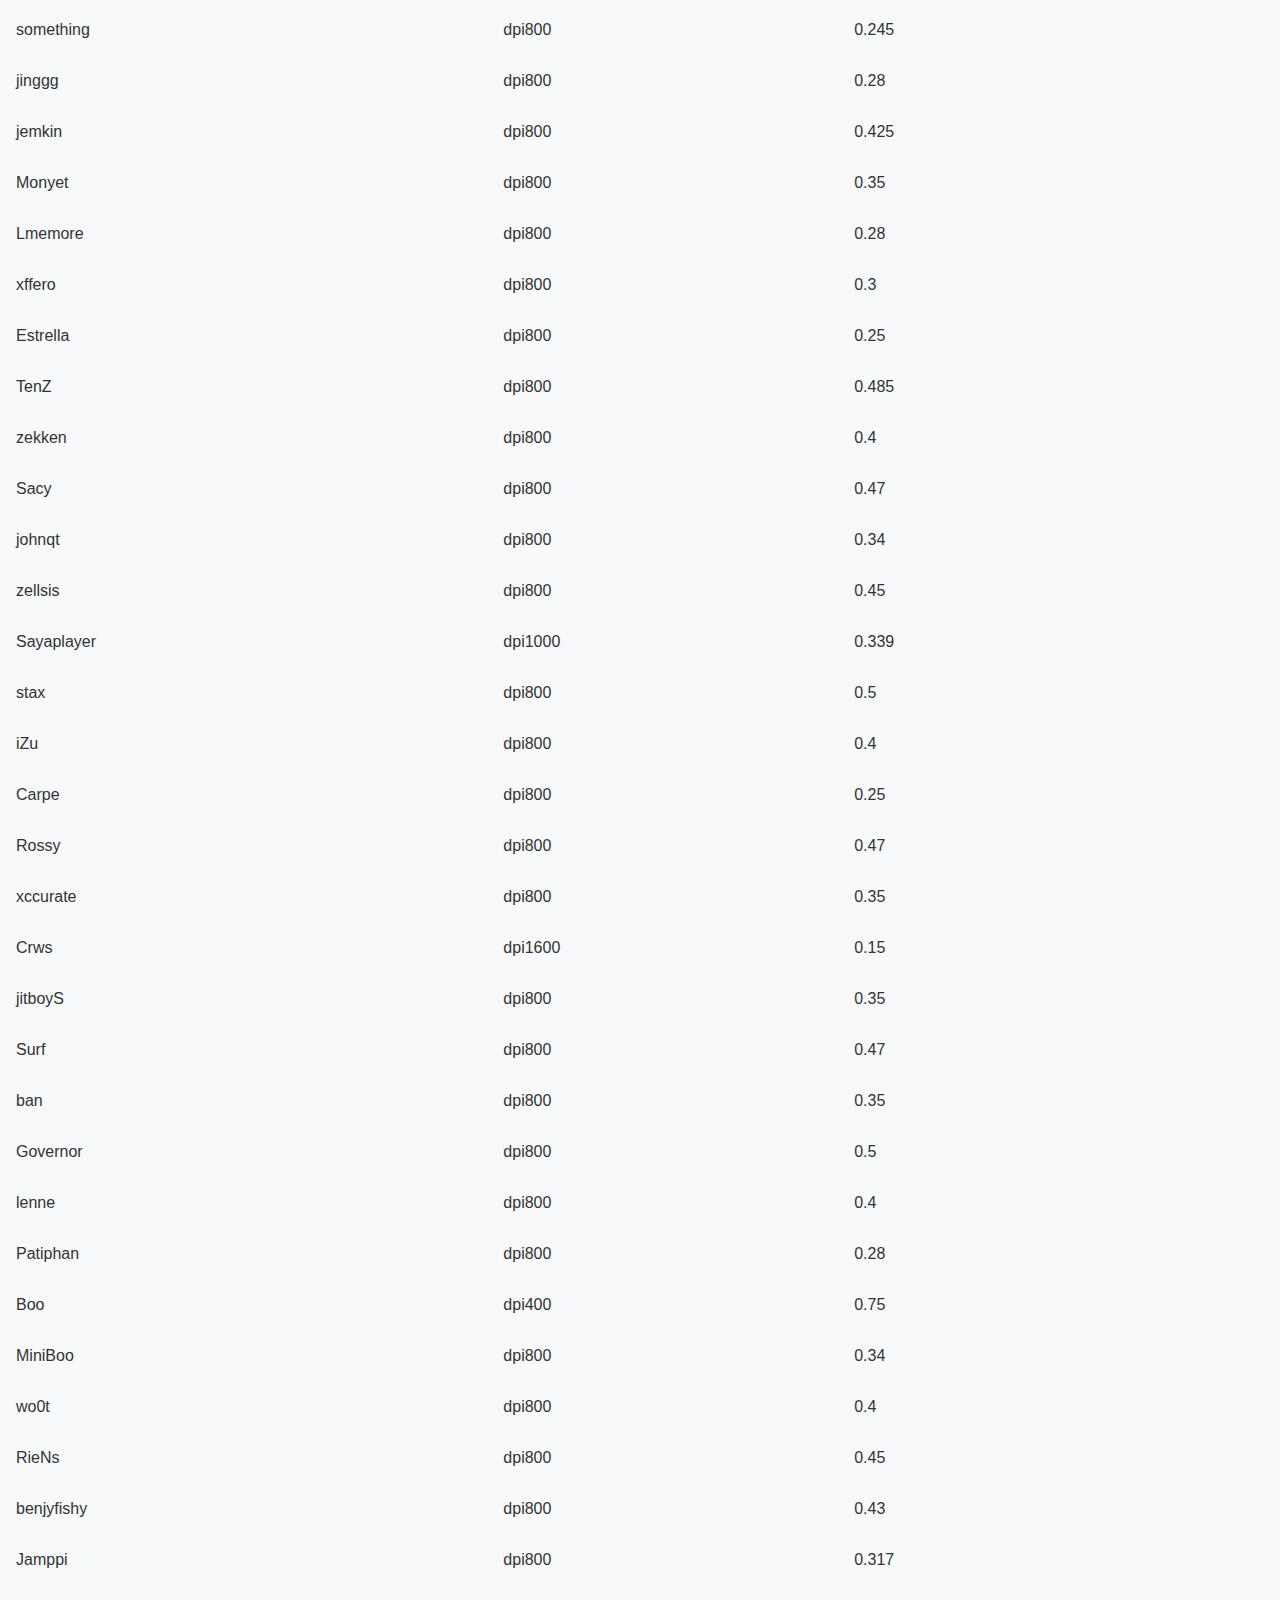
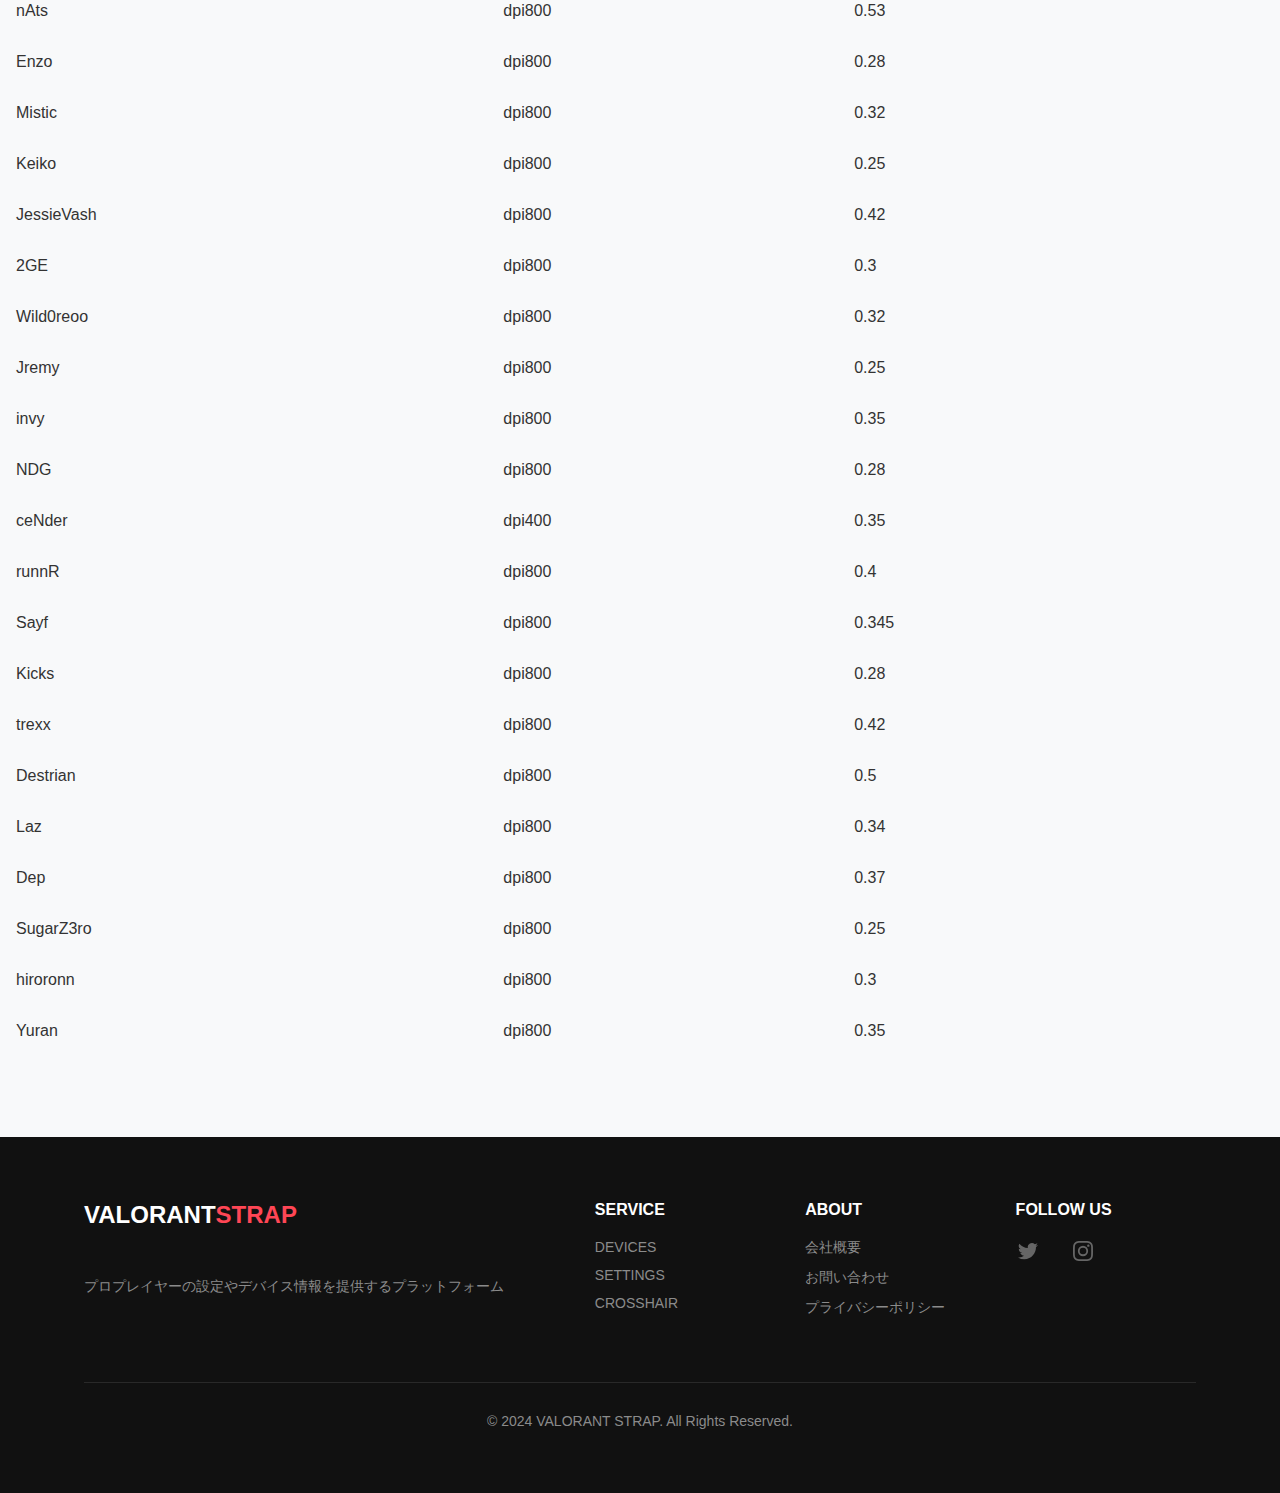
<file: sens.html>
<!doctype html>
<html lang="ja">
<head>
  <meta charset="UTF-8">
  <meta name="viewport" content="width=device-width, initial-scale=1.0">
  <title>valorant strap</title>
  <link rel="stylesheet" href="css/style.css">
</head> 

<header class="header">
  <div class="header__inner">
    <div class="header__logo">
      <a href="index.html">
        <h1 class="header__logo-text">VALORANT<span>STRAP</span></h1>
      </a>
    </div>
    
    <button class="header__menu-button" aria-label="メニュー">
      <span></span>
      <span></span>
      <span></span>
    </button>

    <nav class="header__nav">
      <ul class="header__nav-list">
        <li><a href="team.html">TEAMS</a></li>
        <li><a href="device.html">DEVICES</a></li>
        <li><a href="sens.html">SETTINGS</a></li>
        <li><a href="crosshair.html">CROSSHAIR</a></li>
      </ul>
    </nav>
  </div>
</header>


<body> 
  <img class="laz" src="images/keznitmain.jpg" width="100%" height="100%" auto alt="Laz">
  <table id="playerTable">
    <thead>
        <tr>
            <th onclick="sortTable(0)">Player</th>
            <th onclick="sortTable(1)">DPI</th>
            <th onclick="sortTable(2)">Sensitivity</th>
        </tr>
    </thead>
    <tr>
      <td>Asuna</td>
      <td>dpi1400</td>
      <td>0.295</td>
    </tr>
    <tr>
      <td>bang</td>
      <td>dpi800</td>
      <td>0.27</td>
    </tr>
    <tr>
      <td>Cryo</td>
      <td>dpi800</td>
      <td>0.4</td>
    </tr>
    <tr>
      <td>Boostio</td>
      <td>dpi800</td>
      <td>0.32</td>
    </tr>
    <tr>
      <td>eeiu</td>
      <td>dpi400</td>
      <td>0.47</td>
    </tr>
    <tr>
      <td>QUtionerX</td>
      <td>dpi800</td>
      <td>0.214</td>
    </tr>
    <tr>
      <td>Brave</td>
      <td>dpi800</td>
      <td>0.3</td>
    </tr>
    <tr>
      <td>lauress</td>
      <td>dpi800</td>
      <td>0.34</td>
    </tr>
    <tr>
      <td>Elite</td>
      <td>dpi800</td>
      <td>0.28</td>
    </tr>
    <tr>
      <td>pAura</td>
      <td>dpi800</td>
      <td>0.21</td>
    </tr>
    <tr>
      <td>Xeppaa</td>
      <td>dpi800</td>
      <td>0.35</td>
    </tr>
    <tr>
      <td>Vanity</td>
      <td>dpi400</td>
      <td>0.5</td>
    </tr>
    <tr>
      <td>OXY</td>
      <td>dpi800</td>
      <td>0.33</td>
    </tr>
    <tr>
      <td>Runi</td>
      <td>dpi800</td>
      <td>0.28</td>
    </tr>
    <tr>
      <td>MOOSE</td>
      <td>dpi800</td>
      <td>0.25</td>
    </tr>
    <tr>
      <td>Anthem</td>
      <td>dpi800</td>
      <td>0.23</td>
    </tr>
    <tr>
      <td>neth</td>
      <td>dpi800</td>
      <td>0.32</td>
    </tr>
    <tr>
      <td>Meiy</td>
      <td>dpi800</td>
      <td>0.28</td>
    </tr>
    <tr>
      <td>Medusa</td>
      <td>dpi800</td>
      <td>0.35</td>
    </tr>
    <tr>
      <td>Seess</td>
      <td>dpi800</td>
      <td>0.3</td>
    </tr>
    <tr>
      <td>Buzz</td>
      <td>dpi400</td>
      <td>0.57</td>
    </tr>
    <tr>
      <td>Mako</td>
      <td>dpi800</td>
      <td>0.32</td>
    </tr>
    <tr>
      <td>Foxy9</td>
      <td>dpi800</td>
      <td>0.35</td>
    </tr>
    <tr>
      <td>Flashback</td>
      <td>dpi800</td>
      <td>0.33</td>
    </tr>
    <tr>
      <td>BeYN</td>
      <td>dpi800</td>
      <td>0.28</td>
    </tr>
    <tr>
      <td>Jawgemo</td>
      <td>dpi1600</td>
      <td>0.245</td>
      </tr>
    <tr>
        <td>Derrek</td>
        <td>dpi800</td>
        <td>0.27</td>
      </tr>
      <tr>
        <td>NaturE</td>
        <td>dpi800</td>
        <td>0.39</td>
      </tr>
      <tr>
        <td>Supamen</td>
        <td>dpi800</td>
        <td>0.45</td>
      </tr>
      <tr>
        <td>Apoth</td>
        <td>dpi800</td>
        <td>0.3</td>
      </tr>
      <tr>
        <td>Boaster</td>
        <td>dpi400</td>
        <td>0.52</td>
      </tr>
      <tr>
        <td>Leo</td>
        <td>dpi800</td>
        <td>0.3</td>
      </tr>
      <tr>
        <td>Chronicle</td>
        <td>dpi800</td>
        <td>0.4</td>
      </tr>
      <tr>
        <td>Alfajer</td>
        <td>dpi800</td>
        <td>0.32</td>
      </tr>
      <tr>
        <td>Derke</td>
        <td>dpi800</td>
        <td>0.45</td>
      </tr>
      <tr>
        <td>mwzera</td>
        <td>dpi800</td>
        <td>0.4</td>
      </tr>
      <tr>
        <td>xand</td>
        <td>dpi800</td>
        <td>0.36</td>
      </tr>
      <tr>
        <td>havoc</td>
        <td>dpi800</td>
        <td>0.3</td>
      </tr>
      <tr>
        <td>khalil</td>
        <td>dpi800</td>
        <td>0.235</td>
      </tr>
      <tr>
        <td>nzr</td>
        <td>dpi800</td>
        <td>0.35</td>
      </tr>
      <tr>
        <td>qRaxs</td>
        <td>dpi800</td>
        <td>0.6</td>
      </tr>
      <tr>
        <td>Mrfalin</td>
        <td>dpi800</td>
        <td>0.485</td>
      </tr>
      <tr>
        <td>ATAKAPTAN</td>
        <td>dpi800</td>
        <td>0.32</td>
      </tr>
      <tr>
        <td>cNed</td>
        <td>dpi800</td>
        <td>0.32</td>
      </tr>
      <tr>
        <td>yetujey</td>
        <td>dpi800</td>
        <td>0.26</td>
      </tr>
      <tr>
        <td>Lightningfast</td>
        <td>dpi800</td>
        <td>0.285</td>
      </tr>
      <tr>
        <td>Benkai</td>
        <td>dpi800</td>
        <td>0.4</td>
      </tr>
      <tr>
        <td>Russ</td>
        <td>dpi800</td>
        <td>0.3</td>
      </tr>
      <tr>
        <td>blaZek1ng</td>
        <td>dpi800</td>
        <td>0.48</td>
      </tr>
      <tr>
        <td>polvi</td>
        <td>dpi800</td>
        <td>0.275</td>
      </tr>
      <tr>
        <td>Meteor</td>
        <td>dpi800</td>
        <td>0.3</td>
      </tr>
      <tr>
        <td>t3xture</td>
        <td>dpi800</td>
        <td>0.32</td>
      </tr>
      <tr>
        <td>Lakia</td>
        <td>dpi800</td>
        <td>0.235</td>
      </tr>
      <tr>
        <td>Munchkin</td>
        <td>dpi800</td>
        <td>0.5</td>
      </tr>
      <tr>
        <td>Karon</td>
        <td>dpi800</td>
        <td>0.39</td>
      </tr>
      <tr>
        <td>Fit1nho</td>
        <td>dpi800</td>
        <td>0.314</td>
      </tr>
      <tr>
        <td>hoody</td>
        <td>dpi800</td>
        <td>0.5</td>
      </tr>
      <tr>
        <td>Cloud</td>
        <td>dpi800</td>
        <td>0.35</td>
      </tr>
      <tr>
        <td>purp0</td>
        <td>dpi800</td>
        <td>0.6</td>
      </tr>
      <tr>
        <td>Famsii</td>
        <td>dpi800</td>
        <td>0.45</td>
      </tr>
      <tr>
        <td>Redgar</td>
        <td>dpi800</td>
        <td>0.3</td>
      </tr>
      <tr>
        <td>Shin</td>
        <td>dpi400</td>
        <td>0.525</td>
      </tr>
      <tr>
        <td>MAGNUM</td>
        <td>dpi800</td>
        <td>0.25</td>
      </tr>
      <tr>
        <td>marteen</td>
        <td>dpi800</td>
        <td>0.3</td>
      </tr>
      <tr>
        <td>tomaszy</td>
        <td>dpi800</td>
        <td>0.35</td>
      </tr>
      <tr>
        <td>N4RRATE</td>
        <td>dpi800</td>
        <td>0.28</td>
      </tr>
      <tr>
        <td>Sheydos</td>
        <td>dpi400</td>
        <td>0.81</td>
      </tr>
      <tr>
        <td>sterxo</td>
        <td>dpi800</td>
        <td>0.4</td>
      </tr>
      <tr>
        <td>kamo</td>
        <td>dpi800</td>
        <td>0.35</td>
      </tr>
      <tr>
        <td>shadoW</td>
        <td>dpi800</td>
        <td>0.32</td>
      </tr>
      <tr>
        <td>grubinho</td>
        <td>dpi800</td>
        <td>0.45</td>
      </tr>
      <tr>
        <td>keznit</td>
        <td>dpi800</td>
        <td>0.346</td>
      </tr>
      <tr>
        <td>Melser</td>
        <td>dpi800</td>
        <td>0.32</td>
      </tr>
      <tr>
        <td>klaus</td>
        <td>dpi800</td>
        <td>0.28</td>
      </tr>
      <tr>
        <td>shyy</td>
        <td>dpi800</td>
        <td>0.30</td>
      </tr>
      <tr>
        <td>heat</td>
        <td>dpi800</td>
        <td>0.35</td>
      </tr>
      <tr>
        <td>mta</td>
        <td>dpi800</td>
        <td>0.45</td>
      </tr>
      <tr>
        <td>kiNgg</td>
        <td>dpi800</td>
        <td>0.27</td>
      </tr>
      <tr>
        <td>Mazino</td>
        <td>dpi800</td>
        <td>0.4</td>
      </tr>
      <tr>
        <td>aspas</td>
        <td>dpi800</td>
        <td>0.345</td>
      </tr>
      <tr>
        <td>tex</td>
        <td>dpi800</td>
        <td>0.31</td>
      </tr>
      <tr>
        <td>C0M</td>
        <td>dpi800</td>
        <td>0.25</td>
      </tr>
      <tr>
        <td>Less</td>
        <td>dpi800</td>
        <td>0.32</td>
      </tr>
      <tr>
        <td>Saadhak</td>
        <td>dpi800</td>
        <td>0.32</td>
      </tr>
      <tr>
        <td>cauanzin</td>
        <td>dpi800</td>
        <td>0.3</td>
      </tr>
      <tr>
        <td>tuyz</td>
        <td>dpi800</td>
        <td>0.32</td>
      </tr>
      <tr>
        <td>qck</td>
        <td>dpi800</td>
        <td>0.45</td>
      </tr>
      <tr>
        <td>jzz</td>
        <td>dpi800</td>
        <td>0.3</td>
      </tr>
      <tr>
        <td>frz</td>
        <td>dpi800</td>
        <td>0.3</td>
      </tr>
      <tr>
        <td>RgLMeister</td>
        <td>dpi800</td>
        <td>0.4</td>
      </tr>
      <tr>
        <td>mazin</td>
        <td>dpi800</td>
        <td>0.35</td>
      </tr>
      <tr>
        <td>artzin</td>
        <td>dpi800</td>
        <td>0.45</td>
      </tr>
      <tr>
        <td>ANGE1</td>
        <td>dpi800</td>
        <td>0.5</td>
      </tr>
      <tr>
        <td>Zyppan</td>
        <td>dpi400</td>
        <td>0.48</td>
      </tr>
      <tr>
        <td>SUYGETSU</td>
        <td>dpi800</td>
        <td>0.3</td>
      </tr>
      <tr>
        <td>Shao</td>
        <td>dpi800</td>
        <td>0.28</td>
      </tr>
      <tr>
        <td>Ardiis</td>
        <td>dpi400</td>
        <td>0.6</td>
      </tr>
      <tr>
        <td>Victor</td>
        <td>dpi800</td>
        <td>0.275</td>
      </tr>
      <tr>
        <td>Crashies</td>
        <td>dpi800</td>
        <td>0.387</td>
      </tr>
      <tr>
        <td>Ethan</td>
        <td>dpi800</td>
        <td>0.27</td>
      </tr>
      <tr>
        <td>Demon1</td>
        <td>dpi800</td>
        <td>0.345</td>
      </tr>
      <tr>
        <td>FNS</td>
        <td>dpi800</td>
        <td>0.32</td>
      </tr>
      <tr>
        <td>s0m</td>
        <td>dpi800</td>
        <td>0.25</td>
      </tr>
      <tr>
        <td>f0rsakeN</td>
        <td>dpi800</td>
        <td>0.712</td>
      </tr>
      <tr>
        <td>mindfreak</td>
        <td>dpi800</td>
        <td>0.47</td>
      </tr>
      <tr>
        <td>d4v41</td>
        <td>dpi800</td>
        <td>0.26</td>
      </tr>
      <tr>
        <td>something</td>
        <td>dpi800</td>
        <td>0.245</td>
      </tr>
      <tr>
        <td>jinggg</td>
        <td>dpi800</td>
        <td>0.28</td>
      </tr>
      <tr>
        <td>jemkin</td>
        <td>dpi800</td>
        <td>0.425</td>
      </tr>
      <tr>
        <td>Monyet</td>
        <td>dpi800</td>
        <td>0.35</td>
      </tr>
      <tr>
        <td>Lmemore</td>
        <td>dpi800</td>
        <td>0.28</td>
      </tr>
      <tr>
        <td>xffero</td>
        <td>dpi800</td>
        <td>0.3</td>
      </tr>
      <tr>
        <td>Estrella</td>
        <td>dpi800</td>
        <td>0.25</td>
      </tr>
      <tr>
        <td>TenZ</td>
        <td>dpi800</td>
        <td>0.485</td>
      </tr>
      <tr>
        <td>zekken</td>
        <td>dpi800</td>
        <td>0.4</td>
      </tr>
      <tr>
        <td>Sacy</td>
        <td>dpi800</td>
        <td>0.47</td>
      </tr>
      <tr>
        <td>johnqt</td>
        <td>dpi800</td>
        <td>0.34</td>
      </tr>
      <tr>
        <td>zellsis</td>
        <td>dpi800</td>
        <td>0.45</td>
      </tr>
      <tr>
        <td>Sayaplayer</td>
        <td>dpi1000</td>
        <td>0.339</td>
      </tr>
      <tr>
        <td>stax</td>
        <td>dpi800</td>
        <td>0.5</td>
      </tr>
      <tr>
        <td>iZu</td>
        <td>dpi800</td>
        <td>0.4</td>
      </tr>
      <tr>
        <td>Carpe</td>
        <td>dpi800</td>
        <td>0.25</td>
      </tr>
      <tr>
        <td>Rossy</td>
        <td>dpi800</td>
        <td>0.47</td>
      </tr>
      <tr>
        <td>xccurate</td>
        <td>dpi800</td>
        <td>0.35</td>
      </tr>
      <tr>
        <td>Crws</td>
        <td>dpi1600</td>
        <td>0.15</td>
      </tr>
      <tr>
        <td>jitboyS</td>
        <td>dpi800</td>
        <td>0.35</td>
      </tr>
      <tr>
        <td>Surf</td>
        <td>dpi800</td>
        <td>0.47</td>
      </tr>
      <tr>
        <td>ban</td>
        <td>dpi800</td>
        <td>0.35</td>
      </tr>
      <tr>
        <td>Governor</td>
        <td>dpi800</td>
        <td>0.5</td>
      </tr>
      <tr>
        <td>lenne</td>
        <td>dpi800</td>
        <td>0.4</td>
      </tr>
      <tr>
        <td>Patiphan</td>
        <td>dpi800</td>
        <td>0.28</td>
      </tr>
      <tr>
        <td>Boo</td>
        <td>dpi400</td>
        <td>0.75</td>
      </tr>
      <tr>
        <td>MiniBoo</td>
        <td>dpi800</td>
        <td>0.34</td>
      </tr>
      <tr>
        <td>wo0t</td>
        <td>dpi800</td>
        <td>0.4</td>
      </tr>
      <tr>
        <td>RieNs</td>
        <td>dpi800</td>
        <td>0.45</td>
      </tr>
      <tr>
        <td>benjyfishy</td>
        <td>dpi800</td>
        <td>0.43</td>
      </tr>
      <tr>
        <td>Jamppi</td>
        <td>dpi800</td>
        <td>0.317</td>
      </tr>
      <tr>
        <td>nAts</td>
        <td>dpi800</td>
        <td>0.53</td>
      </tr>
      <tr>
        <td>Enzo</td>
        <td>dpi800</td>
        <td>0.28</td>
      </tr>
      <tr>
        <td>Mistic</td>
        <td>dpi800</td>
        <td>0.32</td>
      </tr>
      <tr>
        <td>Keiko</td>
        <td>dpi800</td>
        <td>0.25</td>
      </tr>
      <tr>
        <td>JessieVash</td>
        <td>dpi800</td>
        <td>0.42</td>
      </tr>
      <tr>
        <td>2GE</td>
        <td>dpi800</td>
        <td>0.3</td>
      </tr>
      <tr>
        <td>Wild0reoo</td>
        <td>dpi800</td>
        <td>0.32</td>
      </tr>
      <tr>
        <td>Jremy</td>
        <td>dpi800</td>
        <td>0.25</td>
      </tr>
      <tr>
        <td>invy</td>
        <td>dpi800</td>
        <td>0.35</td>
      </tr>
      <tr>
        <td>NDG</td>
        <td>dpi800</td>
        <td>0.28</td>
      </tr>
      <tr>
        <td>ceNder</td>
        <td>dpi400</td>
        <td>0.35</td>
      </tr>
      <tr>
        <td>runnR</td>
        <td>dpi800</td>
        <td>0.4</td>
      </tr>
      <tr>
        <td>Sayf</td>
        <td>dpi800</td>
        <td>0.345</td>
      </tr>
      <tr>
        <td>Kicks</td>
        <td>dpi800</td>
        <td>0.28</td>
      </tr>
      <tr>
        <td>trexx</td>
        <td>dpi800</td>
        <td>0.42</td>
      </tr>
      <tr>
        <td>Destrian</td>
        <td>dpi800</td>
        <td>0.5</td>
      </tr>
      <tr>
        <td>Laz</td>
        <td>dpi800</td>
        <td>0.34</td>
      </tr>
      <tr>
        <td>Dep</td>
        <td>dpi800</td>
        <td>0.37</td>
      </tr>
      <tr>
        <td>SugarZ3ro</td>
        <td>dpi800</td>
        <td>0.25</td>
      </tr>
      <tr>
        <td>hiroronn</td>
        <td>dpi800</td>
        <td>0.3</td>
      </tr>
      <tr>
        <td>Yuran</td>
        <td>dpi800</td>
        <td>0.35</td>
      </tr>
    </table>

<footer class="footer">
  <div class="footer__inner">
    <div class="footer__main">
      <div class="footer__brand">
        <h2 class="footer__logo">VALORANT<span>STRAP</span></h2>
        <p class="footer__description">プロプレイヤーの設定やデバイス情報を提供するプラットフォーム</p>
      </div>
      
      <div class="footer__links">
        <div class="footer__section">
          <h3 class="footer__heading">SERVICE</h3>
          <ul class="footer__list">
            <li><a href="DEVICE.html">DEVICES</a></li>
            <li><a href="sens.html">SETTINGS</a></li>
            <li><a href="crosshair.html">CROSSHAIR</a></li>
          </ul>
        </div>
        
        <div class="footer__section">
          <h3 class="footer__heading">ABOUT</h3>
          <ul class="footer__list">
            <li><a href="#">会社概要</a></li>
            <li><a href="#">お問い合わせ</a></li>
            <li><a href="#">プライバシーポリシー</a></li>
          </ul>
        </div>
        
        <div class="footer__section">
          <h3 class="footer__heading">FOLLOW US</h3>
          <div class="footer__social">
            <a href="#" class="footer__social-link">
              <svg class="footer__social-icon" fill="currentColor" viewBox="0 0 24 24" aria-hidden="true">
                <path d="M8.29 20.251c7.547 0 11.675-6.253 11.675-11.675 0-.178 0-.355-.012-.53A8.348 8.348 0 0022 5.92a8.19 8.19 0 01-2.357.646 4.118 4.118 0 001.804-2.27 8.224 8.224 0 01-2.605.996 4.107 4.107 0 00-6.993 3.743 11.65 11.65 0 01-8.457-4.287 4.106 4.106 0 001.27 5.477A4.072 4.072 0 012.8 9.713v.052a4.105 4.105 0 003.292 4.022 4.095 4.095 0 01-1.853.07 4.108 4.108 0 003.834 2.85A8.233 8.233 0 012 18.407a11.616 11.616 0 006.29 1.84"/>
              </svg>
            </a>
            <a href="#" class="footer__social-link">
              <svg class="footer__social-icon" fill="currentColor" viewBox="0 0 24 24" aria-hidden="true">
                <path fill-rule="evenodd" d="M12.315 2c2.43 0 2.784.013 3.808.06 1.064.049 1.791.218 2.427.465a4.902 4.902 0 011.772 1.153 4.902 4.902 0 011.153 1.772c.247.636.416 1.363.465 2.427.048 1.067.06 1.407.06 4.123v.08c0 2.643-.012 2.987-.06 4.043-.049 1.064-.218 1.791-.465 2.427a4.902 4.902 0 01-1.153 1.772 4.902 4.902 0 01-1.772 1.153c-.636.247-1.363.416-2.427.465-1.067.048-1.407.06-4.123.06h-.08c-2.643 0-2.987-.012-4.043-.06-1.064-.049-1.791-.218-2.427-.465a4.902 4.902 0 01-1.772-1.153 4.902 4.902 0 01-1.153-1.772c-.247-.636-.416-1.363-.465-2.427-.047-1.024-.06-1.379-.06-3.808v-.63c0-2.43.013-2.784.06-3.808.049-1.064.218-1.791.465-2.427a4.902 4.902 0 011.153-1.772A4.902 4.902 0 015.45 2.525c.636-.247 1.363-.416 2.427-.465C8.901 2.013 9.256 2 11.685 2h.63zm-.081 1.802h-.468c-2.456 0-2.784.011-3.807.058-.975.045-1.504.207-1.857.344-.467.182-.8.398-1.15.748-.35.35-.566.683-.748 1.15-.137.353-.3.882-.344 1.857-.047 1.023-.058 1.351-.058 3.807v.468c0 2.456.011 2.784.058 3.807.045.975.207 1.504.344 1.857.182.466.399.8.748 1.15.35.35.683.566 1.15.748.353.137.882.3 1.857.344 1.054.048 1.37.058 4.041.058h.08c2.597 0 2.917-.01 3.96-.058.976-.045 1.505-.207 1.858-.344.466-.182.8-.398 1.15-.748.35-.35.566-.683.748-1.15.137-.353.3-.882.344-1.857.048-1.055.058-1.37.058-4.041v-.08c0-2.597-.01-2.917-.058-3.96-.045-.976-.207-1.505-.344-1.858a3.097 3.097 0 00-.748-1.15 3.098 3.098 0 00-1.15-.748c-.353-.137-.882-.3-1.857-.344-1.023-.047-1.351-.058-3.807-.058zM12 6.865a5.135 5.135 0 110 10.27 5.135 5.135 0 010-10.27zm0 1.802a3.333 3.333 0 100 6.666 3.333 3.333 0 000-6.666zm5.338-3.205a1.2 1.2 0 110 2.4 1.2 1.2 0 010-2.4z" clip-rule="evenodd"/>
              </svg>
            </a>
          </div>
        </div>
      </div>
    </div>
    
    <div class="footer__bottom">
      <p class="footer__copyright">© 2024 VALORANT STRAP. All Rights Reserved.</p>
    </div>
  </div>
</footer>

<script src="https://code.jquery.com/jquery-3.4.1.min.js" integrity="sha256-CSXorXvZcTkaix6Yvo6HppcZGetbYMGWSFlBw8HfCJo="  crossorigin="anonymous"></script>
<script src="js/main.js"></script>
</body>
</html>
</file>
<file: css/style.css>
/* すべてのページに適応される設定 /
/ すべてのページに適応    ヘッダー /
/ すべてのページに適応    ヒーロー /
/すべてのページに適応    メイン /
/すべてのページに適応    フッター */

/* すべてのページに適応される設定 */
* {
	box-sizing: border-box;
 }
 body {
	margin: 0;
	padding: 0;
	font-family: "Hiragino Kaku Gothic Pro", "ヒラギノ角ゴ Pro W3", メイリオ, Meiryo, "ms Ｐゴシック", "Helvetica Neue", Helvetica, Arial, sans-serif;
	background-color: #f8f9fa;
	color: #333;
	padding-top: 70px;
 }

h1 {
  margin: 0; padding: 0;
  font-size: 20px;
}

a {	
  text-decoration: none;
  color: #ff0000;
}

nav {
  margin: 0 0 0 auto;
}

ul {
  list-style: none;
  margin: 0;
}
  
li {
  margin: 0 0 0 0px;
  font-size: 14px;
}

/* すべてのページに適応    ホームボディー */

.rist{
  display: grid;
	text-align: center;
}

.mainli{
	padding-top: 30px;
  padding-left: 10px;
  padding-right: 10px;
}

#laz img {
	border-radius: 20px;
  }

.lisrc {
  width: 100%; height: 100%;
}

@media screen and (max-width: 425px) {
  .lisrc {
    width: 90%; height: 100%;
  }


}

.osusume {
  text-align: center;
}

.rist {
  display: grid;
  grid-template-columns: repeat(auto-fit, minmax(30%, 1fr)); /* 10列のグリッドを作成 */
  grid-gap: 0px; /* グリッド間の間隔 */}

@media screen and (max-width: 500px) {
  .rist {
    display: grid;
    grid-template-columns: repeat(auto-fit, minmax(80%, 1fr)); /* 10列のグリッドを作成 */
    grid-gap: 0px; /* グリッド間の間隔 */
  }}



/* すべてのページに適応    チームカルーセル */
  .loop_wrap {
    display: flex;
    overflow: hidden;
  }

  .ul {
    animation: loop 15s linear 1s infinite normal both;
  }

 
  .scrollist {
    display: flex;
    list-style: none;
    margin: 0 auto; 
  }

  .pic {
    width: calc(150vw / 10);
    margin: 20px;
}

  .pic > img {
    width: 100%;
}
  .slide-paused:hover .ul{
    animation-play-state: paused;
  }

  @keyframes loop {
    0% {
      transform: translateX(0%);
    }
    to {
      transform: translateX(-200%);
    }
  }
  
  @keyframes loop2 {
    0% {
      transform: translateX(0);
    }
    to {
      transform: translateX(-200%);
    }
  }

  /*すべてのページに適応    フッター */

  html {
    font-family: sans-serif;
  }
  
  ul {
    padding: 0;
    list-style: none;
  }
  
  a {
    color: #000000;
    text-decoration: none;
  }
  
  a:hover {
    color: #000;
  }
  
  hr {
    height: 1px;
    border: 0;
    border-top: 1px solid #e5e7eb;
  }
  
  .grid {
    display: grid;
    grid-template-columns: repeat(2, minmax(0, 1fr));
    gap: 1rem;
    margin-bottom: 1.5rem;
  }
  
  .footer {
    background-color: #0f1923;
    color: #ffffff;
    padding: 60px 0 30px;
    margin-top: 80px;
  }
  
  .footer__inner {
    max-width: 1200px;
    margin: 0 auto;
    padding: 0 20px;
  }
  
  .footer__main {
    display: grid;
    grid-template-columns: 1.5fr 2fr;
    gap: 60px;
    margin-bottom: 40px;
  }
  
  .footer__brand {
    margin-bottom: 30px;
  }
  
  .footer__logo {
    font-size: 24px;
    font-weight: 700;
    margin: 0 0 15px;
    color: #ffffff;
  }
  
  .footer__logo span {
    color: #ff4655;
  }
  
  .footer__description {
    color: #8b8b8b;
    font-size: 14px;
    line-height: 1.6;
  }
  
  .footer__links {
    display: grid;
    grid-template-columns: repeat(3, 1fr);
    gap: 30px;
  }
  
  .footer__heading {
    color: #ffffff;
    font-size: 16px;
    font-weight: 600;
    margin: 0 0 20px;
  }
  
  .footer__list {
    list-style: none;
    padding: 0;
    margin: 0;
  }
  
  .footer__list li {
    margin-bottom: 12px;
  }
  
  .footer__list a {
    color: #8b8b8b;
    text-decoration: none;
    font-size: 14px;
    transition: color 0.3s ease;
  }
  
  .footer__list a:hover {
    color: #ff4655;
  }
  
  .footer__social {
    display: flex;
    gap: 15px;
  }
  
  .footer__social-link {
    color: #8b8b8b;
    transition: color 0.3s ease;
  }
  
  .footer__social-link:hover {
    color: #ff4655;
  }
  
  .footer__social-icon {
    width: 24px;
    height: 24px;
  }
  
  .footer__bottom {
    border-top: 1px solid rgba(255, 255, 255, 0.1);
    padding-top: 30px;
    text-align: center;
  }
  
  .footer__copyright {
    color: #8b8b8b;
    font-size: 14px;
    margin: 0;
  }
  
  /* レスポンシブ対応 */
  @media screen and (max-width: 768px) {
    .footer__main {
      grid-template-columns: 1fr;
      gap: 40px;
    }
    
    .footer__links {
      grid-template-columns: repeat(2, 1fr);
      gap: 30px;
    }
  }
  
  @media screen and (max-width: 480px) {
    .footer {
      padding: 40px 0 20px;
    }
    
    .footer__links {
      grid-template-columns: 1fr;
      gap: 30px;
    }
    
    .footer__brand {
      text-align: center;
    }
    
    .footer__social {
      justify-content: center;
    }
  }
  
  .footer__navi-heading {
    font-weight: 600;
  }
  
  .footer__logo {
    display: inline-block;
    margin-bottom: 2rem;
  }
  
  .footer__navi li {
    margin-bottom: 0.75rem;
  }
  
  .footer__social a {
    display: inline-block;
    width: 24px;
    opacity: 0.7;
  }
  
  .footer__social a:not(:last-child) {
    margin-right: 16px;
  }

  /* すべてのページに適応    クロスヘア */
.carousel {
  margin-top: 100px;
  width: auto;
  height: 500px;
  display: flex;    /* 子要素を横に並べる */
  overflow: hidden; /* はみ出た部分は表示しない */
  
}
/* カルーセル内の画�� */
.carousel img {
  margin: 0;
  padding: 0;
  display: block; /* imgタグの改行のすき間を消すため */
}
/* スクロールアニメーションのキーフレーム */
@keyframes scroll {
  /* 初期1個目の画像が左端 */
  0% { margin-left: 0; }      
  /* 1個分左の位置に進めて2個目の画像を左端にする */
  20% { margin-left: -150%; }
  /* 少しの間上と同じ位置 */  
  25% { margin-left: -170%; }
  /* 2個分左の位置に進めて3個目の画像を左端にする */
  45% { margin-left: -300%; }
  /* 少しの間上と同じ位置 */  
  50% { margin-left: -320%; }
  /* 以降は上と同様に繰り返し */
  70% { margin-left: -350%; }
  75% { margin-left: -450%; }
  95% { margin-left: -470%; }
  100% { margin-left: -10%; }
}
/* カルーセルの子要素にスクロールアニメーションを設定 */
.carousel > :first-child {
  animation-name: scroll;    /* キーフレーム名 */
  animation-duration: 20s;  /* 再生時間全体は20秒 */
  animation-delay: 0s;      /* 読込直後から遅延無しで開始 */
  animation-iteration-count: infinite;  /* 無限に繰り返す */
}

  /* すべてのページに適応    チームホーム */

  .BACKGROUND {
    width: 100%;
    height: 100%;
  }
    
  .hr {
    border-top: 3px solid #ffffff;
    width: 80%;
    margin:0 auto
  }
  
  #cards {
    column-gap: 5px;
    display: flex;
    flex-wrap: wrap;
    justify-content: center;
    gap: 15px;
  }


  @media screen and (max-width: 1200px) {
    #cards {
      display: flex;
      grid-template-columns: 50% 1fr;
      gap: 5px;
    }
  }
  
  .card {
    width: 190px;
    height: 250px;
    margin: 10px; /* Simplified margin */
    border-radius: 10px;
    border: 2px solid lightgray;
    box-sizing: border-box;
  }
  
  .picture img {
    width: 100%;
    height: 170px;
    border-radius: 5px;
  }
  
  .description {
    width: 100%;
    height: 145px;
    padding: 0 12px;
    box-sizing: border-box;
  }
  
  .description h2 {
    font-size: 16px; /* Adjust font size as needed */
    color: #fff; /* Ensured consistent color */
    text-align: center;
  }
  
  
  
  .bg-100T {
    text-align: center;
    padding: 100px;
    border: solid 2px;
    background: linear-gradient(70deg, rgb(255, 0, 0), rgb(0, 0, 0));
  }
  
  .bg-BBL {
    text-align: center;
    padding: 100px;
    border: solid 2px;
    background: linear-gradient(70deg, rgb(255, 230, 0), rgb(157, 168, 0));
  }

  .bg-C9 {
    text-align: center;
    padding: 100px;
    border: solid 2px;
    background: linear-gradient(70deg, rgb(0, 183, 255), rgb(255, 255, 255));
    overflow: hidden
  }

  .bg-DFM {
    text-align: center;
    padding: 100px;
    border: solid 2px;
    background: linear-gradient(70deg, rgb(0, 0, 180), rgb(0, 0, 0));
  }

  .bg-DRX {
    text-align: center;
    padding: 100px;
    border: solid 2px;
    background: linear-gradient(70deg, blue, rgb(255, 255, 255));
  }

  .bg-EG {
    text-align: center;
    padding: 100px;
    border: solid 2px;
    background: linear-gradient(70deg, rgb(5, 0, 82), rgb(0, 0, 0));
  }

  .bg-FNATIC {
    text-align: center;
    padding: 100px;
    border: solid 2px;
    background: linear-gradient(70deg, rgb(255, 60, 0), rgb(0, 0, 0));
  }
  
  .bg-FURIA {
    text-align: center;
    padding: 100px;
    border: solid 2px;
    background: linear-gradient(70deg, rgb(0, 0, 0), rgb(255, 255, 255));
  }
  
  .bg-FUT {
    text-align: center;
    padding: 100px;
    border: solid 2px;
    background: linear-gradient(70deg, rgb(110, 0, 0), rgb(0, 0, 0));
  }

  .bg-GE {
    text-align: center;
    padding: 100px;
    border: solid 2px;
    background: linear-gradient(70deg, rgb(207, 0, 0), rgb(0, 16, 163));
  }

  .bg-GEN {
    text-align: center;
    padding: 100px;
    border: solid 2px;
    background: linear-gradient(70deg, rgb(194, 181, 0), rgb(144, 155, 0));
  }

  .bg-GIA {
    text-align: center;
    padding: 100px;
    border: solid 2px;
    background: linear-gradient(70deg, rgb(34, 34, 255), rgb(0, 0, 0));
  }

  .bg-KC {
    text-align: center;
    padding: 100px;
    border: solid 2px;
    background: linear-gradient(70deg, rgb(0, 138, 202), rgb(0, 0, 0));
  }

  .bg-KOI {
    text-align: center;
    padding: 100px;
    border: solid 2px;
    background: linear-gradient(70deg, rgb(119, 0, 255), rgb(0, 0, 0));
  }

  .bg-KRU {
    text-align: center;
    padding: 100px;
    border: solid 2px;
    background: linear-gradient(70deg, rgb(255, 0, 85), rgb(0, 0, 0));
  }

  .bg-LEV {
    text-align: center;
    padding: 100px;
    border: solid 2px;
    background: linear-gradient(70deg, rgb(0, 60, 255), rgb(0, 0, 0));
  }

  .bg-LOUD {
    text-align: center;
    padding: 100px;
    border: solid 2px;
    background: linear-gradient(70deg, rgb(0, 255, 0), rgb(0, 0, 0));
  }

  .bg-MIBR {
    text-align: center;
    padding: 100px;
    border: solid 2px;
    background: linear-gradient(70deg, rgb(63, 63, 63), rgb(0, 0, 0));
  }

  .bg-NAVI {
    text-align: center;
    padding: 100px;
    border: solid 2px;
    background: linear-gradient(70deg, rgb(251, 255, 0), rgb(0, 0, 0));
  }

  .bg-NRG {
    text-align: center;
    padding: 100px;
    border: solid 2px;
    background: linear-gradient(70deg, rgb(92, 92, 92), rgb(126, 126, 126));
  }


  .bg-PRX {
    text-align: center;
    padding: 100px;
    border: solid 2px;
    background: linear-gradient(70deg, rgb(234, 0, 255), rgb(25, 0, 165));
  }

  .bg-RRQ {
    text-align: center;
    padding: 100px;
    border: solid 2px;
    background: linear-gradient(70deg, rgb(165, 162, 0), rgb(182, 164, 0));
  }

  .bg-SEN {
    text-align: center;
    padding: 100px;
    border: solid 2px;
    background: linear-gradient(70deg, rgb(255, 0, 0), rgb(0, 0, 0));
  }

  .bg-T1 {
    text-align: center;
    padding: 100px;
    border: solid 2px;
    background: linear-gradient(70deg, rgb(255, 0, 0), rgb(255, 255, 255));
  }

  .bg-TALON {
    text-align: center;
    padding: 100px;
    border: solid 2px;
    background: linear-gradient(70deg, rgb(150, 0, 0), rgb(190, 0, 32));
  }

  .bg-TH {
    text-align: center;
    padding: 100px;
    border: solid 2px;
    background: linear-gradient(70deg, rgb(121, 129, 0), rgb(0, 0, 0));
  }

  .bg-TL {
    text-align: center;
    padding: 100px;
    border: solid 2px;
    background: linear-gradient(70deg, rgb(40, 0, 92), rgb(255, 255, 255));
  }

  .bg-TS {
    text-align: center;
    padding: 100px;
    border: solid 2px;
    background: linear-gradient(70deg, rgb(121, 121, 121), rgb(36, 36, 36));
  }

  .bg-TV {
    text-align: center;
    padding: 100px;
    border: solid 2px;
    background: linear-gradient(70deg, rgb(200, 255, 0), rgb(217, 255, 0));
  }

  .bg-ZETA {
    text-align: center;
    padding: 100px;
    border: solid 2px;
    background: linear-gradient(70deg, rgb(255, 255, 255), rgb(0, 0, 0));
  }

  .siro{
    color: #ffffff;
    font-size: 20px;
  }

  .teamname{
    font-size: 50px;
    color: #fff;
  }

  @media screen and (max-width: 1024px){
    .teamname{font-size: 35px;}
  }

  /*すべてのページに適応    vct menber */

  .bg-team {
    background-color: #ffffff;
    text-align: center; 
  }

  .vctmenber{
    display: flex;
  }

  .vctmenber {
    display: grid;
    grid-template-columns: repeat(auto-fit, minmax(5%, 1fr)); /* 10列のグリッドを作成 */
    grid-gap: 10px; /* グリッド間の間隔 */}

  @media screen and (max-width: 1024px) {
    .vctmenber {
      display: grid;
      grid-template-columns: repeat(auto-fit, minmax(19%, 1fr )); /* 10列のグリッドを作成 */
      grid-gap: 10px; /* グリッド間の間隔 */
    }}

  @media screen and (max-width: 802px) {
    .vctmenber {
      display: grid;
      grid-template-columns: repeat(auto-fit, minmax(25%, 1fr )); /* 10列のグリッドを作成 */
      grid-gap: 10px; /* グリッド���の間隔 */
    }}

  @media screen and (max-width: 425px) {
  .vctmenber {
    display: grid;
    grid-template-columns: repeat(auto-fit, minmax(45%, 1fr )); /* 10列のグリッドを作�� */
    grid-gap: 10px; /* グリッド間の間隔 */
  }}

  .vctfont{
    color: #000;
    padding: 10px;
  }
  
/* Modal styles */
.modal-overlay {
  position: fixed;
  top: 0;
  left: 0;
  width: 100%;
  height: 100%;
  background: rgba(0, 0, 0, 0.85);
  backdrop-filter: blur(8px);
  display: none;
  z-index: 2000;
  animation: fadeIn 0.3s ease;
}

.modal-content {
  position: fixed;
  top: 50%;
  left: 50%;
  transform: translate(-50%, -50%);
  background: #1a1a1a;
  color: #fff;
  padding: 2.5rem;
  border-radius: 16px;
  max-width: 600px;
  width: 90%;
  z-index: 2001;
  animation: slideIn 0.3s ease;
  border: 1px solid rgba(255, 255, 255, 0.1);
}

.modal-close {
  position: absolute;
  top: 1rem;
  right: 1.5rem;
  color: #fff;
  font-size: 1.5rem;
  cursor: pointer;
  transition: all 0.3s ease;
}

.modal-close:hover {
  transform: rotate(90deg);
}

/* プレイヤー情報テーブルの改善 */
table {
  width: 100%;
  border-collapse: separate;
  border-spacing: 0;
  margin: 1.5rem 0;
  background: rgba(255, 255, 255, 0.05);
  border-radius: 8px;
  overflow: hidden;
}

th, td {
  padding: 1rem;
  text-align: left;
  border-bottom: 1px solid rgba(255, 255, 255, 0.1);
}

th {
  background: rgba(255, 255, 255, 0.1);
  font-weight: 600;
  color: #fff;
}

/* レスポンシブデザインの改善 */
@media screen and (max-width: 1200px) {
  .teamname {
    font-size: 3rem;
  }

  #cards {
    grid-template-columns: repeat(auto-fill, minmax(250px, 1fr));
    padding: 0 1rem;
  }
}

@media screen and (max-width: 768px) {
  .header__nav-list {
    display: none;
  }

  .teamname {
    font-size: 2.5rem;
  }

  .vctfont {
    font-size: 2rem;
  }

  .vctmenber {
    grid-template-columns: repeat(2, 1fr);
    gap: 1rem;
    padding: 0 1rem;
  }

  .card {
    width: 100%;
  }
}

@media screen and (max-width: 480px) {
  .header__logo-text {
    font-size: 1.5rem;
  }

  .modal-content {
    padding: 1.5rem;
  }

  table {
    font-size: 0.875rem;
  }

  th, td {
    padding: 0.75rem;
  }

  .vctmenber {
    grid-template-columns: 1fr;
  }
}

/* アニメーション定義 */
@keyframes fadeIn {
  from {
    opacity: 0;
  }
  to {
    opacity: 1;
  }
}

@keyframes slideIn {
  from {
    transform: translate(-50%, -60%);
    opacity: 0;
  }
  to {
    transform: translate(-50%, -50%);
    opacity: 1;
  }
}

/* フッターの改善 */
.footer {
  background: #111;
  color: #fff;
  padding: 4rem 5%;
}

.footer__logo {
  display: inline-block;
  margin-bottom: 2rem;
  color: #fff;
}

.footer__navi-heading {
  font-weight: 600;
  color: #ff4655;
  margin-bottom: 1rem;
}

.footer__navi li {
  margin-bottom: 0.5rem;
}

.footer__navi a {
  color: rgba(255, 255, 255, 0.7);
  transition: color 0.3s ease;
}

.footer__navi a:hover {
  color: #fff;
}

.footer__social a {
  opacity: 0.7;
  transition: opacity 0.3s ease;
}

.footer__social a:hover {
  opacity: 1;
}

.copyright {
  color: rgba(255, 255, 255, 0.5);
}

/* ヘッダーのスタイル */
.header {
  position: fixed;
  top: 0;
  left: 0;
  width: 100%;
  background-color: #0f1923;
  z-index: 1000;
  box-shadow: 0 2px 10px rgba(0,0,0,0.2);
}

.header__inner {
  display: flex;
  justify-content: space-between;
  align-items: center;
  height: 70px;
  padding: 0 30px;
  max-width: 1200px;
  margin: 0 auto;
}

/* ロゴスタイル */
.header__logo-text {
  color: #ffffff;
  font-size: 24px;
  font-weight: 700;
  margin: 0;
}

.header__logo-text span {
  color: #ff4655;
}

/* ナビゲーション */
.header__nav {
  margin-left: auto;
}

.header__nav-list {
  display: flex;
  gap: 30px;
  margin: 0;
  padding: 0;
  list-style: none;
}

.header__nav-list a {
  color: #ffffff;
  text-decoration: none;
  font-size: 16px;
  font-weight: 500;
}

/* モバイルメニュー */
.header__menu-button {
  display: none;
}

/* レスポンシブ対応 */
@media screen and (max-width: 768px) {
  .header__menu-button {
    display: block;
    position: relative;
    width: 30px;
    height: 30px;
    background: none;
    border: none;
    cursor: pointer;
    z-index: 2000;
  }

  .header__menu-button span {
    position: absolute;
    left: 0;
    width: 100%;
    height: 2px;
    background-color: #ffffff;
    transition: all 0.3s ease;
  }

  .header__menu-button span:nth-child(1) {
    top: 4px;
  }

  .header__menu-button span:nth-child(2) {
    top: 14px;
  }

  .header__menu-button span:nth-child(3) {
    top: 24px;
  }

  .header__menu-button.active span:nth-child(1) {
    transform: translateY(10px) rotate(45deg);
  }

  .header__menu-button.active span:nth-child(2) {
    opacity: 0;
  }

  .header__menu-button.active span:nth-child(3) {
    transform: translateY(-10px) rotate(-45deg);
  }

  .header__nav {
    position: fixed;
    top: 70px;
    left: 0;
    width: 100%;
    height: calc(100vh - 70px);
    background-color: #0f1923;
    transform: translateX(-100%);
    transition: transform 0.3s ease;
  }

  .header__nav.active {
    transform: translateX(0);
  }

  .header__nav-list {
    flex-direction: column;
    align-items: center;
    gap: 20px;
  }

  .header__nav-list a {
    font-size: 18px;
    padding: 10px;
    display: block;
  }
}

/* より小さい画面サイズの対応 */
@media screen and (max-width: 480px) {
  .header__inner {
    padding: 0 15px;
  }

  .header__logo-text {
    font-size: 20px;
  }

  body {
    padding-top: 60px;
  }
}

/* メインビジュアルの改善 */
.laz {
  width: 100%;
  height: auto;
  max-height: 100vh;
  object-fit: cover;
  display: block;
  margin: 0 auto;
}

/* 画面サイズに応じた調整 */
@media screen and (max-width: 1200px) {
  .laz {
    max-height: 80vh;
  }
}

@media screen and (max-width: 768px) {
  .laz {
    max-height: 60vh;
  }
}

@media screen and (max-width: 480px) {
  .laz {
    max-height: 50vh;
  }
}

/* 画像コンテナのスタイル（必要に応じて） */
.hero-container {
  width: 100%;
  overflow: hidden;
  position: relative;
}

/* チーム一覧セクションの改善 */
.bg-team {
  padding: 4rem 5%;
  background: #111;
  color: #fff;
}

.vctfont {
  font-size: 3rem;
  font-weight: 800;
  text-align: center;
  margin-bottom: 3rem;
  color: #fff;
}

.vctmenber {
  max-width: 1920px;
  margin: 0 auto;
  gap: 1.5rem;
  padding: 0 2rem;
}

.vctmenber li {
  transition: transform 0.3s ease;
}

.vctmenber li:hover {
  transform: translateY(-10px);
}

.vctmenber img {
  width: 100%;
  border-radius: 8px;
  box-shadow: 0 4px 20px rgba(0, 0, 0, 0.3);
}

/* チーム詳細セクションの改善 */
[class^="bg-"] {
  min-height: 100vh;
  padding: 6rem 5%;
  display: flex;
  flex-direction: column;
  align-items: center;
}

.teamname {
  font-size: 4rem;
  font-weight: 900;
  margin-bottom: 2rem;
  text-transform: uppercase;
  text-shadow: 2px 2px 4px rgba(0, 0, 0, 0.3);
}

/* カードデザインの改善 */
#cards {
  max-width: 1920px;
  width: 100%;
  margin: 2rem auto;
  gap: 2rem;
}

.card {
  width: 280px;
  height: 380px;
  background: rgba(255, 255, 255, 0.1);
  backdrop-filter: blur(10px);
  border: 1px solid rgba(255, 255, 255, 0.2);
  border-radius: 16px;
  overflow: hidden;
  transition: all 0.3s ease;
}

.card:hover {
  transform: translateY(-10px);
  box-shadow: 0 10px 30px rgba(0, 0, 0, 0.3);
}

.picture {
  height: 280px;
  overflow: hidden;
}

.picture img {
  width: 100%;
  height: 100%;
  object-fit: cover;
  transition: transform 0.3s ease;
}

.card:hover .picture img {
  transform: scale(1.1);
}

.description {
  padding: 1.5rem;
}

.description h2 {
  font-size: 1.25rem;
  margin: 0;
}

/* アニメーション関連のスタイル */
.fade-out {
  opacity: 0;
  transform: translateY(20px);
  transition: all 0.6s ease;
}

.fade-in {
  opacity: 1;
  transform: translateY(0);
}

.header.scroll-down {
  transform: translateY(-100%);
}

.header.scroll-up {
  transform: translateY(0);
}

.header {
  transition: transform 0.3s ease;
}

.modal-show {
  opacity: 1;
  transform: translate(-50%, -50%);
}

/* モダンなカードデザイン */
.player-card {
  position: relative;
  width: 300px;
  background: rgba(255, 255, 255, 0.1);
  border-radius: 16px;
  overflow: hidden;
  backdrop-filter: blur(10px);
  transition: transform 0.3s ease, box-shadow 0.3s ease;
}

.player-card:hover {
  transform: translateY(-5px);
  box-shadow: 0 10px 20px rgba(0, 0, 0, 0.2);
}

.player-card__image {
  position: relative;
  width: 100%;
  height: 360px;
  overflow: hidden;
}

.player-card__image img {
  width: 100%;
  height: 100%;
  object-fit: cover;
  transition: transform 0.3s ease;
}

.player-card:hover .player-card__image img {
  transform: scale(1.05);
}

.player-card__overlay {
  position: absolute;
  top: 0;
  left: 0;
  right: 0;
  bottom: 0;
  background: linear-gradient(
    to bottom,
    rgba(0, 0, 0, 0) 0%,
    rgba(0, 0, 0, 0.8) 100%
  );
  display: flex;
  align-items: flex-end;
  padding: 20px;
}

.player-card__role {
  position: absolute;
  top: 20px;
  right: 20px;
  background: rgba(255, 255, 255, 0.1);
  backdrop-filter: blur(5px);
  padding: 6px 12px;
  border-radius: 20px;
  font-size: 0.875rem;
  color: #fff;
  font-weight: 500;
}

.player-card__content {
  padding: 20px;
  background: rgba(0, 0, 0, 0.5);
}

.player-card__name {
  margin: 0;
  font-size: 1.5rem;
  font-weight: 700;
  color: #fff;
  margin-bottom: 8px;
}

.player-card__info {
  display: flex;
  justify-content: space-between;
  margin-bottom: 12px;
}

.player-card__team,
.player-card__country {
  font-size: 0.875rem;
  color: rgba(255, 255, 255, 0.7);
}

.player-card__agents {
  display: flex;
  gap: 8px;
  flex-wrap: wrap;
}

.agent {
  background: rgba(255, 255, 255, 0.1);
  padding: 4px 10px;
  border-radius: 12px;
  font-size: 0.75rem;
  color: #fff;
  backdrop-filter: blur(5px);
}

/* チームセクションの背景グラデーション改善 */
.bg-100T {
  background: linear-gradient(135deg, #ff0000 0%, #000000 100%);
}

/* レスポンシブ対応 */
@media screen and (max-width: 768px) {
  .player-card {
    width: 100%;
    max-width: 340px;
  }

  .player-card__image {
    height: 320px;
  }
}

.vct-container {
  max-width: 1200px;
  margin: 0 auto;
  padding: 40px 20px;
  background: #fff;
}

.vct-intro {
  text-align: center;
  margin-bottom: 60px;
}

.vct-intro h1 {
  font-size: 2.5rem;
  color: #111;
  margin-bottom: 20px;
}

.vct-description {
  max-width: 800px;
  margin: 0 auto;
  line-height: 1.6;
  color: #444;
}

.tournament-structure {
  margin-top: 40px;
  padding: 30px;
  background: #f8f8f8;
  border-radius: 12px;
}

.tournament-stages {
  display: grid;
  grid-template-columns: repeat(auto-fit, minmax(200px, 1fr));
  gap: 20px;
  margin-top: 20px;
}

.stage {
  padding: 20px;
  background: white;
  border-radius: 8px;
  box-shadow: 0 2px 4px rgba(0,0,0,0.05);
}

.teams-container {
  margin-top: 60px;
}

.teams-region {
  margin-bottom: 40px;
}

.teams-region h3 {
  font-size: 1.5rem;
  color: #111;
  margin-bottom: 20px;
  text-align: center;
}

/* 画像関連のスタイル */
.hero-section {
  width: 100%;
  position: relative;
  margin-bottom: 40px;
  overflow: hidden;
  background: #fff;
}

.hero-image {
  width: 100%;
  height: auto;
  display: block;
  margin: 0 auto;
}

.team-logos {
  display: grid;
  grid-template-columns: repeat(auto-fit, minmax(80px, 1fr));
  gap: 20px;
  justify-items: center;
  padding: 0 15px;
  max-width: 1200px;
  margin: 0 auto;
}

.team-logo {
  width: 100%;
  padding-bottom: 100%; /* アスペクト比を1:1に保つ */
  position: relative;
  transition: transform 0.2s ease;
}

.team-logo img {
  position: absolute;
  top: 0;
  left: 0;
  width: 100%;
  height: 100%;
  object-fit: contain; /* アスペクト比を保ちながらフィット */
  padding: 5px; /* ロゴの周りに少し余白を追加 */
}

/* レスポンシブ対応 */
@media screen and (max-width: 1200px) {
  .team-logos {
    grid-template-columns: repeat(auto-fit, minmax(70px, 1fr));
  }
}

@media screen and (max-width: 768px) {
  .team-logos {
    grid-template-columns: repeat(auto-fit, minmax(60px, 1fr));
    gap: 15px;
  }
}

@media screen and (max-width: 480px) {
  .team-logos {
    grid-template-columns: repeat(auto-fit, minmax(50px, 1fr));
    gap: 10px;
  }
}

/* ホバーエフェクト */
.team-logo:hover {
  transform: scale(1.1);
  z-index: 1; /* ホバー時に他のロゴの上に表示 */
}

/* コンテナのスタイル */
.teams-region {
  margin: 40px auto;
  max-width: 1200px;
  padding: 0 20px;
}

.teams-region h3 {
  text-align: center;
  margin-bottom: 30px;
  font-size: 24px;
  color: #333;
}

/* VCT説明部分のスタイル */
.vct-container {
  max-width: 1200px;
  margin: 0 auto;
  padding: 40px 20px;
  background: #fff;
}

.vct-intro {
  text-align: center;
  margin: 40px auto;
  max-width: 900px;
}

.vct-description {
  font-size: 16px;
  line-height: 1.8;
  color: #333;
  margin-bottom: 30px;
}

/* レスポンシブ対応 */
@media screen and (max-width: 768px) {
  .hero-section {
    margin-bottom: 20px;
  }

  .vct-intro {
    margin: 20px auto;
    padding: 0 15px;
  }

  .vct-description {
    font-size: 14px;
    line-height: 1.6;
  }
}
</file>
